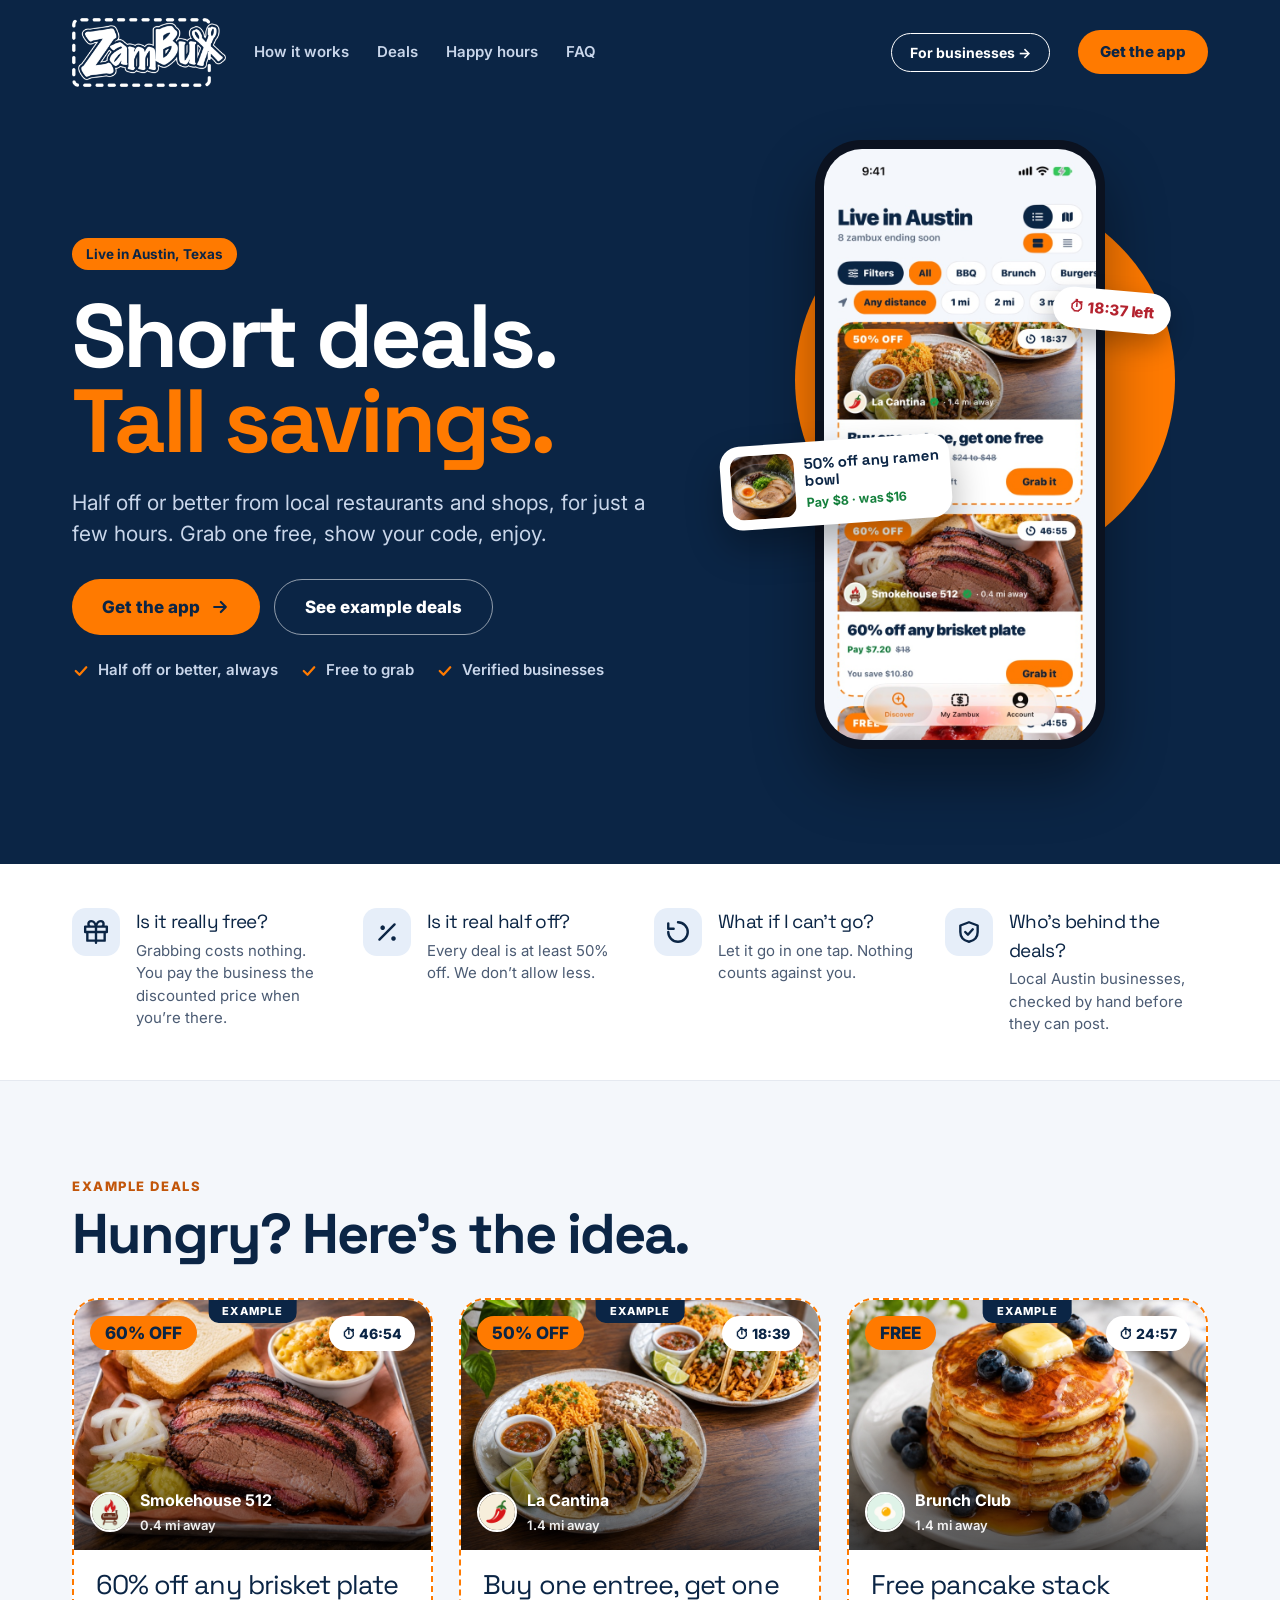
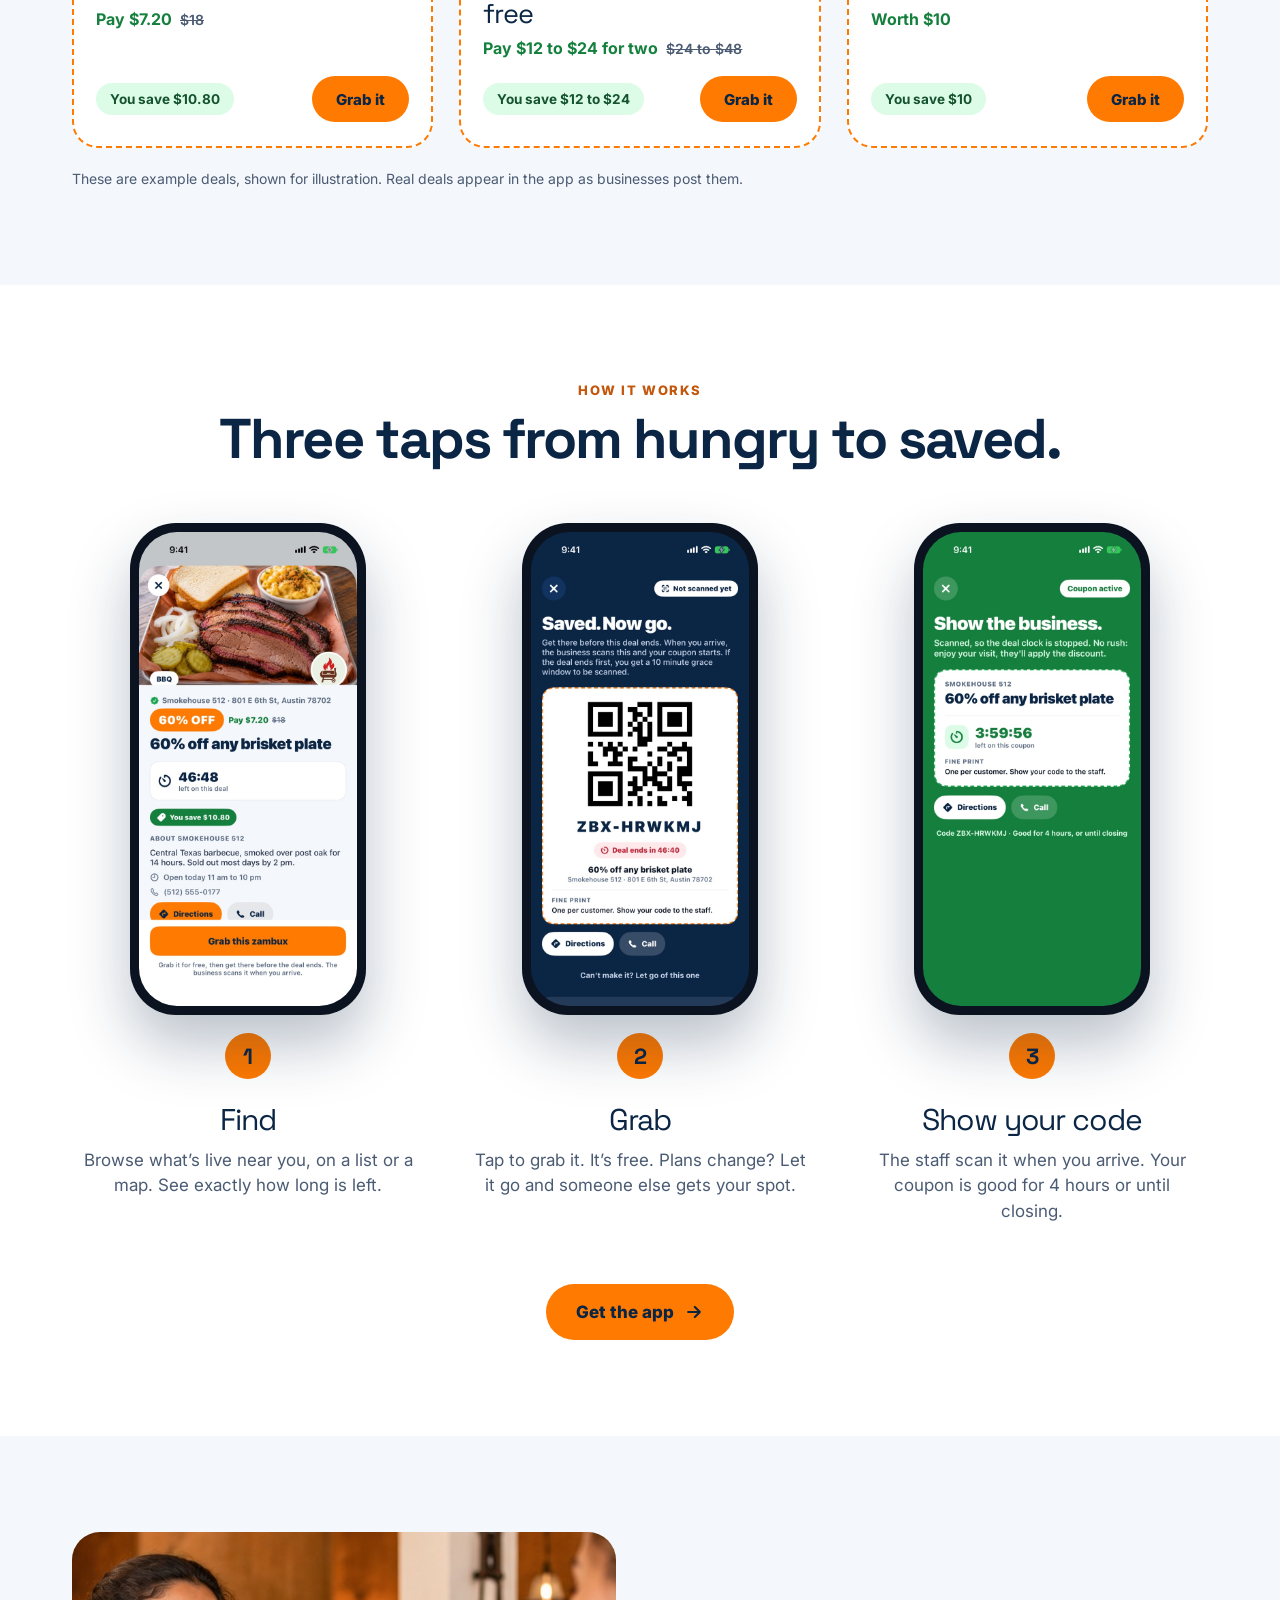
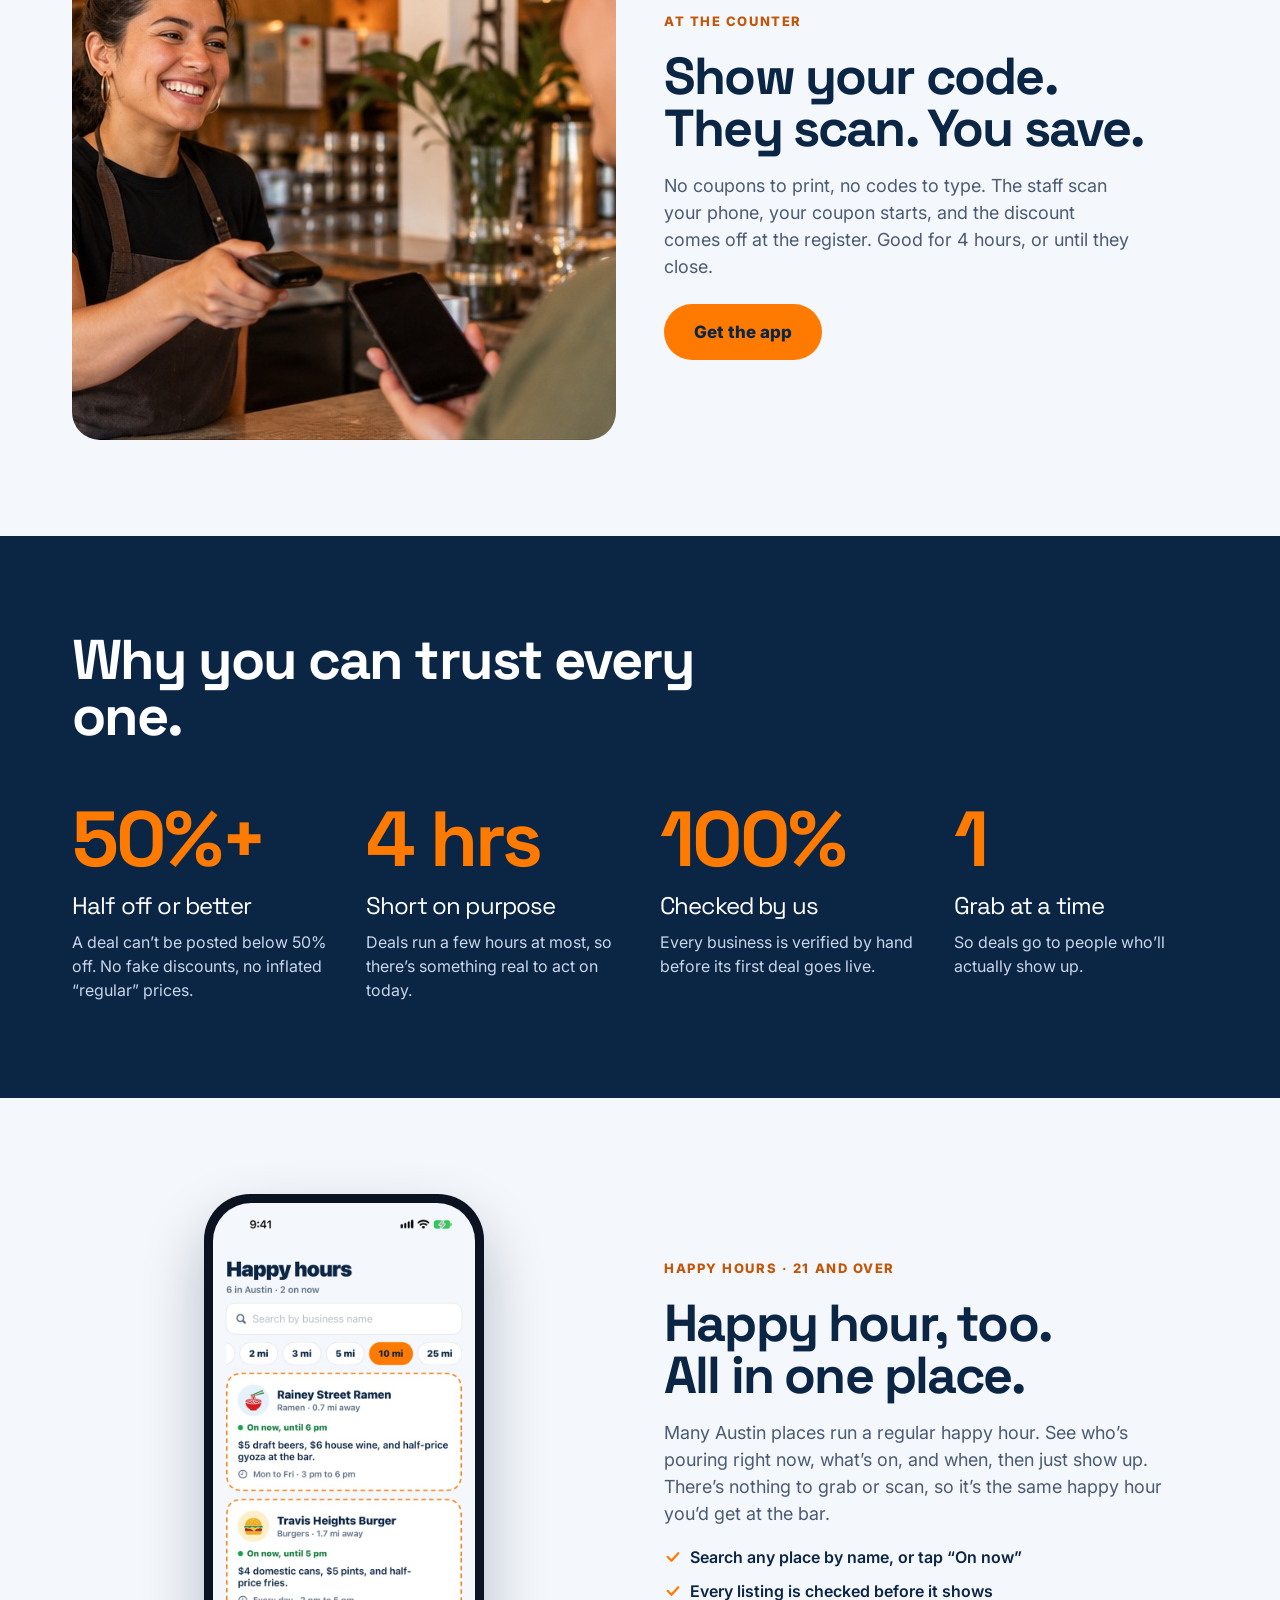
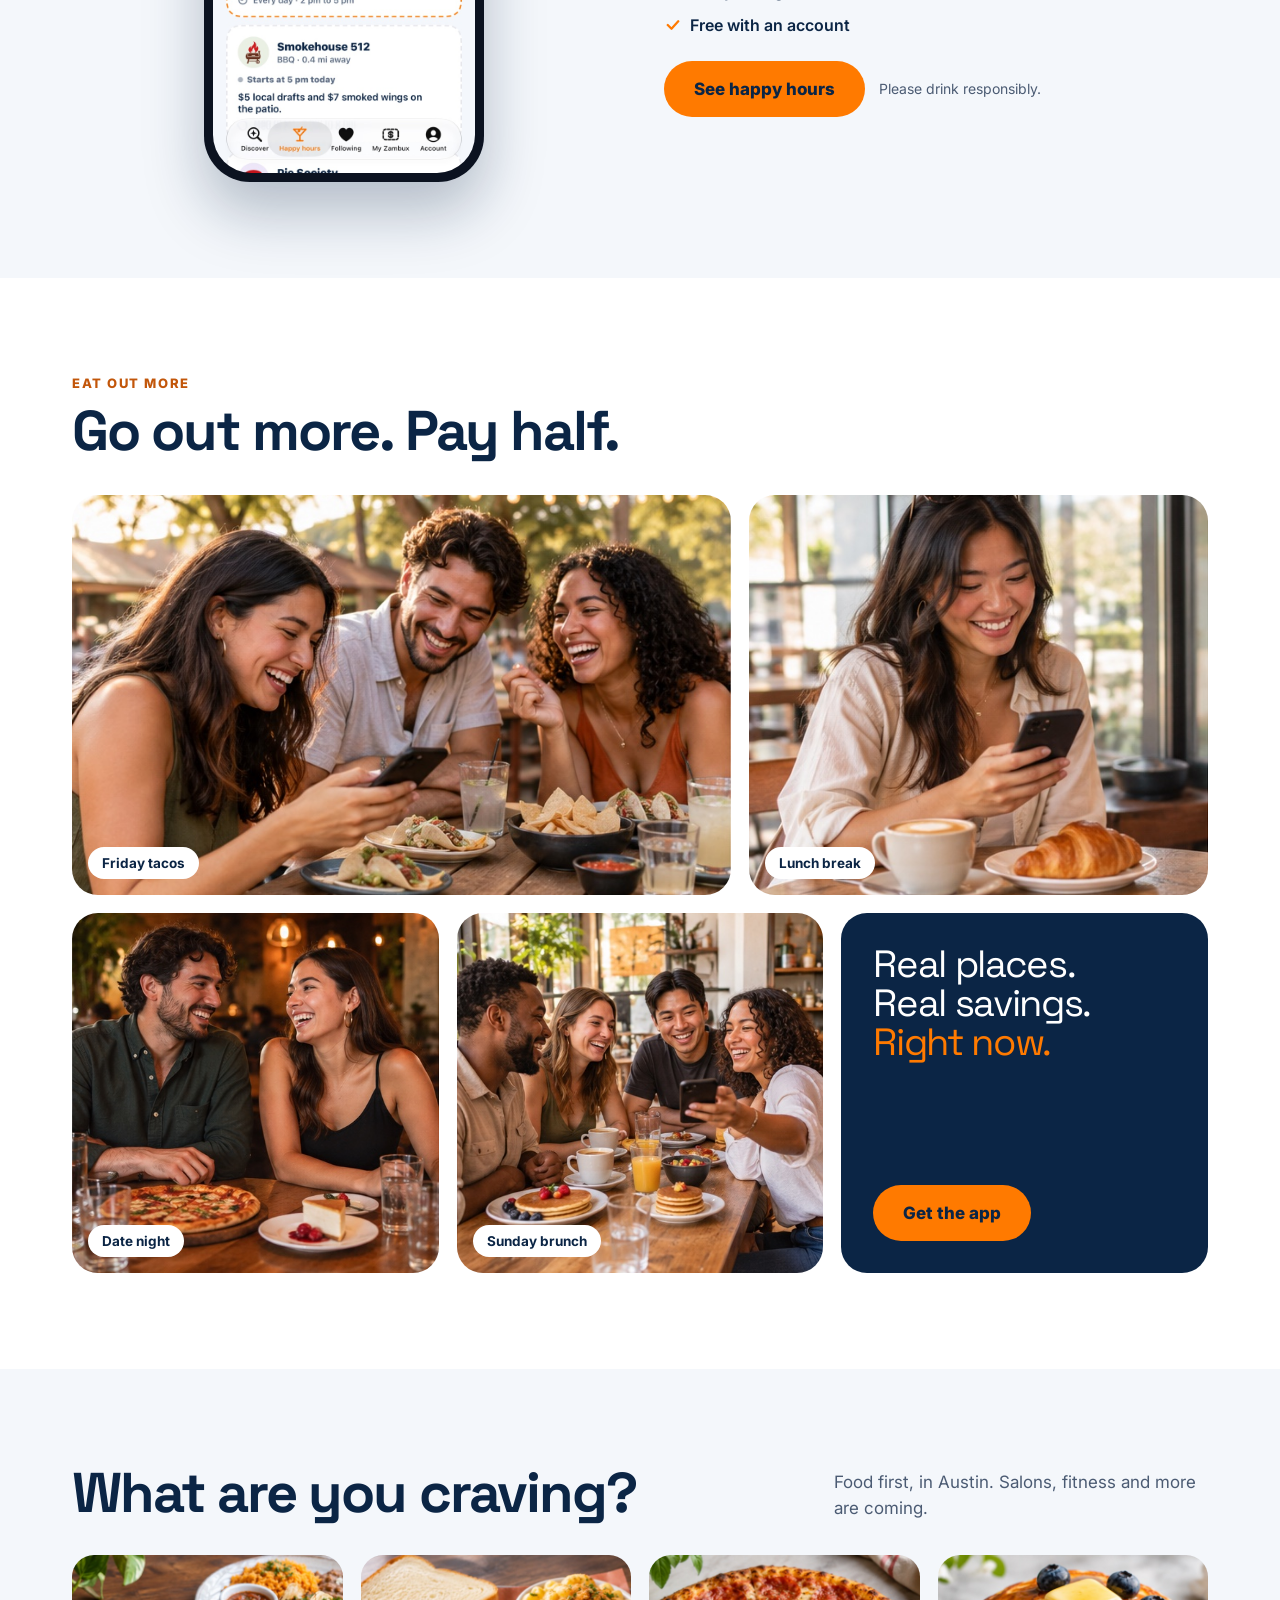
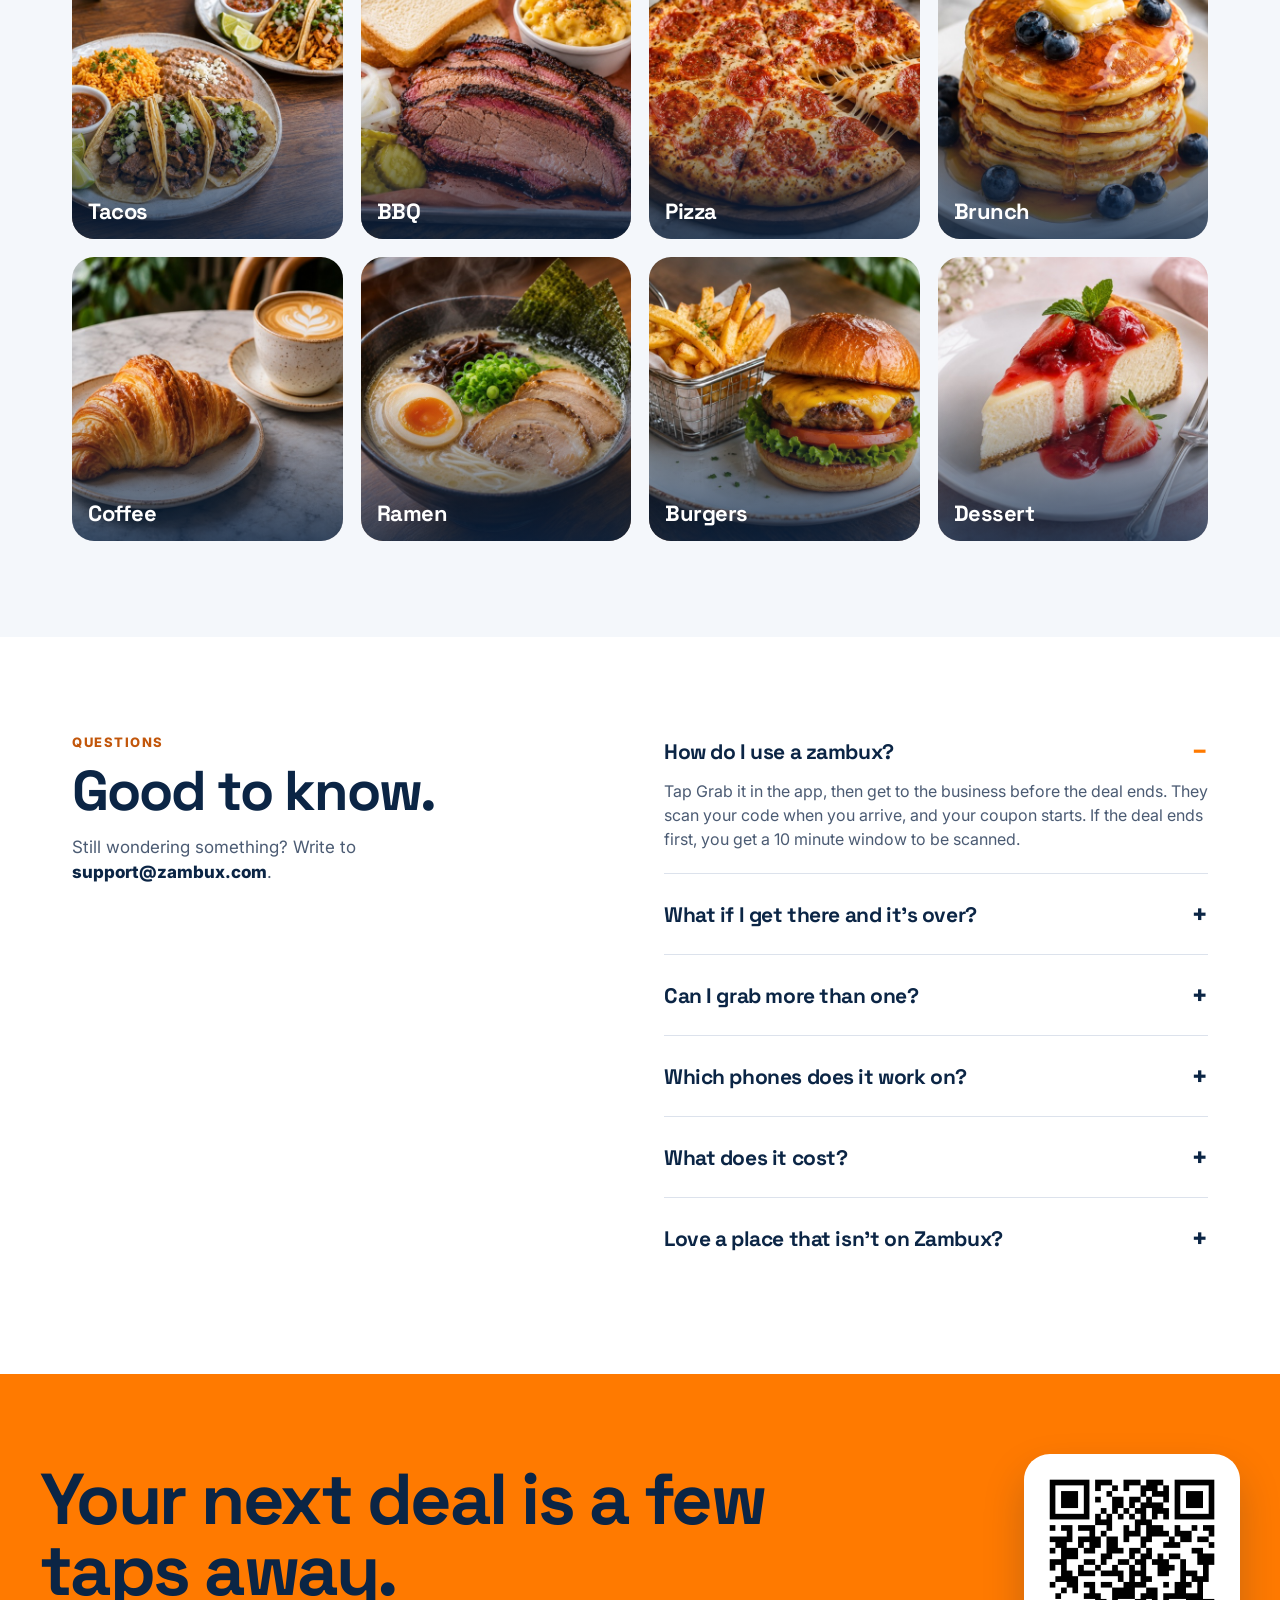
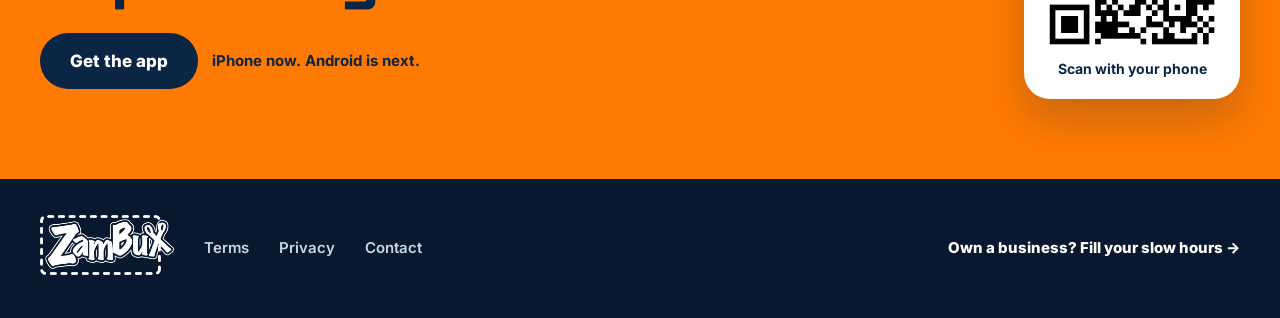
<file: index.html>
<!doctype html>
<html lang="en">
<head>
<meta charset="utf-8">
<meta name="viewport" content="width=device-width, initial-scale=1">
<title>Zambux: Short deals. Tall savings.</title>
<meta name="description" content="Half off or better from local restaurants and shops in Austin, for just a few hours. Grab one free, show your code, enjoy.">
<meta name="robots" content="noindex"> <!-- TEMPORARY: remove this line when the app is live and the site should show up in search -->
<link rel="canonical" href="https://www.zambux.com/">
<meta property="og:title" content="Zambux: Short deals. Tall savings.">
<meta property="og:description" content="Half off or better from local restaurants and shops in Austin, for just a few hours. Grab one free, show your code, enjoy.">
<meta property="og:type" content="website">
<meta property="og:url" content="https://www.zambux.com/">
<meta property="og:image" content="https://www.zambux.com/assets/img/life-hero-friends.jpg">
<meta name="twitter:card" content="summary_large_image">
<meta name="theme-color" content="#0B2545">
<link rel="icon" href="assets/favicon.png">
<link rel="apple-touch-icon" href="assets/apple-touch-icon.png">
<link rel="preconnect" href="https://fonts.googleapis.com">
<link rel="preconnect" href="https://fonts.gstatic.com" crossorigin>
<link rel="stylesheet" href="https://fonts.googleapis.com/css2?family=Inter:wght@400;500;600;700;800&family=Space+Grotesk:wght@600;700&display=swap">
<link rel="stylesheet" href="site.css">
</head>
<body>
<a class="skip" href="#main">Skip to content</a>

<!-- HERO -->
<header class="top hero">
  <div class="w">
    <nav class="nav" aria-label="Main">
      <a class="logo" href="/"><img src="assets/img/brand-logo-white.png" alt="Zambux" width="153" height="69"></a>
      <a class="l" href="#how">How it works</a><a class="l" href="#live">Deals</a><a class="l" href="happy-hours/">Happy hours</a><a class="l" href="#faq">FAQ</a>
      <span class="sp"></span>
      <a class="biz" href="business/">For businesses &rarr;</a>
      <a class="go" href="get-the-app/">Get the app</a>
      <button class="burger" type="button" aria-label="Open menu" aria-expanded="false">&#9776;</button>
    </nav>
    <div class="hero-grid">
      <div class="hero-copy">
        <span class="chip" style="align-self:flex-start;background:#FF7A00;color:#0B2545">Live in Austin, Texas</span>
        <h1>Short deals.<br><em>Tall savings.</em></h1>
        <p class="lede" style="margin:0">Half off or better from local restaurants and shops, for just a few hours. Grab one free, show your code, enjoy.</p>
        <div class="actions">
          <a class="btn pri" href="get-the-app/">Get the app <svg width="20" height="20" viewBox="0 0 24 24" fill="none" stroke="#0B2545" stroke-width="2.6" stroke-linecap="round" stroke-linejoin="round" aria-hidden="true"><path d="M5 12h14M13 6l6 6-6 6"/></svg></a>
          <a class="btn ghost" href="#live">See example deals</a>
        </div>
        <div class="proof">
          <span class="check"><svg width="18" height="18" viewBox="0 0 24 24" fill="none" stroke="#FF7A00" stroke-width="3" stroke-linecap="round" stroke-linejoin="round" aria-hidden="true"><path d="M5 12l5 5 9-10"/></svg>Half off or better, always</span>
          <span class="check"><svg width="18" height="18" viewBox="0 0 24 24" fill="none" stroke="#FF7A00" stroke-width="3" stroke-linecap="round" stroke-linejoin="round" aria-hidden="true"><path d="M5 12l5 5 9-10"/></svg>Free to grab</span>
          <span class="check"><svg width="18" height="18" viewBox="0 0 24 24" fill="none" stroke="#FF7A00" stroke-width="3" stroke-linecap="round" stroke-linejoin="round" aria-hidden="true"><path d="M5 12l5 5 9-10"/></svg>Verified businesses</span>
        </div>
      </div>
      <div class="hero-art">
        <div class="stage">
          <div class="disc"></div>
          <div class="phone"><img src="assets/img/app-discover.jpg" alt="The Zambux app showing live deals in Austin" width="640" height="1391"></div>
          <div class="float-card"><img src="assets/img/photo-rainey-street-ramen.jpg" alt="" width="64" height="64"><div><b>50% off any ramen bowl</b><small>Pay $8 &middot; was $16</small></div></div>
          <div class="float-time" aria-hidden="true">&#9201; 18:37 left</div>
        </div>
      </div>
    </div>
  </div>
</header>

<main id="main">

<!-- DOUBTS -->
<section class="doubts pad-s" aria-label="Quick answers">
  <div class="w"><div class="grid-auto">
    <div class="doubt"><div class="ico"><svg width="26" height="26" viewBox="0 0 24 24" fill="none" stroke="#0B2545" stroke-width="2.2" stroke-linecap="round" stroke-linejoin="round" aria-hidden="true"><path d="M20 12v8H4v-8M2 7h20v5H2zM12 22V7M12 7H7.5a2.5 2.5 0 110-5C11 2 12 7 12 7zM12 7h4.5a2.5 2.5 0 100-5C13 2 12 7 12 7z"/></svg></div><div><div class="disp">Is it really free?</div><p>Grabbing costs nothing. You pay the business the discounted price when you&rsquo;re there.</p></div></div>
    <div class="doubt"><div class="ico"><svg width="26" height="26" viewBox="0 0 24 24" fill="none" stroke="#0B2545" stroke-width="2.2" stroke-linecap="round" stroke-linejoin="round" aria-hidden="true"><path d="M19 5L5 19M7 8a1 1 0 100-.01M17 18a1 1 0 100-.01"/></svg></div><div><div class="disp">Is it real half off?</div><p>Every deal is at least 50% off. We don&rsquo;t allow less.</p></div></div>
    <div class="doubt"><div class="ico"><svg width="26" height="26" viewBox="0 0 24 24" fill="none" stroke="#0B2545" stroke-width="2.2" stroke-linecap="round" stroke-linejoin="round" aria-hidden="true"><path d="M3 12a9 9 0 109-9M3 4v5h5"/></svg></div><div><div class="disp">What if I can&rsquo;t go?</div><p>Let it go in one tap. Nothing counts against you.</p></div></div>
    <div class="doubt"><div class="ico"><svg width="26" height="26" viewBox="0 0 24 24" fill="none" stroke="#0B2545" stroke-width="2.2" stroke-linecap="round" stroke-linejoin="round" aria-hidden="true"><path d="M12 3l8 3v6c0 5-3.5 8-8 9-4.5-1-8-4-8-9V6z"/><path d="M8.5 12l2.5 2.5 4.5-5"/></svg></div><div><div class="disp">Who&rsquo;s behind the deals?</div><p>Local Austin businesses, checked by hand before they can post.</p></div></div>
  </div></div>
</section>

<!-- LIVE -->
<section id="live" class="bg-paper pad">
  <div class="w">
    <div style="margin-bottom:36px"><div class="eyebrow">Example deals</div><h2 class="big" style="margin-top:10px">Hungry? Here&rsquo;s the idea.</h2></div>
    <div class="grid-auto" style="grid-template-columns:repeat(auto-fit,minmax(min(100%,320px),1fr));gap:26px">
      <a class="ticket" href="get-the-app/"><span class="ex">Example</span>
        <div class="pic"><img class="ph" src="assets/img/photo-smokehouse-brisket.jpg" alt="Sliced smoked brisket with sides" width="900" height="600" loading="lazy"><div class="shade"></div><span class="badge">60% OFF</span><span class="time">&#9201; 46:54</span><div class="who"><img src="assets/img/logo-smokehouse-512.png" alt="" width="40" height="40"><div><b>Smokehouse 512</b><span>0.4 mi away</span></div></div></div>
        <div class="body"><div class="disp">60% off any brisket plate</div><div class="price"><b>Pay $7.20</b><s>$18</s></div><div class="tfoot"><span class="chip" style="background:#DCFCE7;color:#14532D">You save $10.80</span><span class="btn pri sm">Grab it</span></div></div>
      </a>
      <a class="ticket" href="get-the-app/"><span class="ex">Example</span>
        <div class="pic"><img class="ph" src="assets/img/photo-la-cantina-entree.jpg" alt="Street tacos with rice and beans" width="900" height="600" loading="lazy"><div class="shade"></div><span class="badge">50% OFF</span><span class="time">&#9201; 18:39</span><div class="who"><img src="assets/img/logo-la-cantina.png" alt="" width="40" height="40"><div><b>La Cantina</b><span>1.4 mi away</span></div></div></div>
        <div class="body"><div class="disp">Buy one entree, get one free</div><div class="price"><b>Pay $12 to $24 for two</b><s>$24 to $48</s></div><div class="tfoot"><span class="chip" style="background:#DCFCE7;color:#14532D">You save $12 to $24</span><span class="btn pri sm">Grab it</span></div></div>
      </a>
      <a class="ticket" href="get-the-app/"><span class="ex">Example</span>
        <div class="pic"><img class="ph" src="assets/img/photo-brunch-club-pancakes.jpg" alt="A stack of pancakes with blueberries" width="900" height="600" loading="lazy"><div class="shade"></div><span class="badge">FREE</span><span class="time">&#9201; 24:57</span><div class="who"><img src="assets/img/logo-brunch-club.png" alt="" width="40" height="40"><div><b>Brunch Club</b><span>1.4 mi away</span></div></div></div>
        <div class="body"><div class="disp">Free pancake stack</div><div class="price"><b>Worth $10</b></div><div class="tfoot"><span class="chip" style="background:#DCFCE7;color:#14532D">You save $10</span><span class="btn pri sm">Grab it</span></div></div>
      </a>
    </div>
    <p style="margin:20px 0 0;color:var(--slate);font-size:14px">These are example deals, shown for illustration. Real deals appear in the app as businesses post them.</p>
  </div>
</section>

<!-- HOW -->
<section id="how" class="pad">
  <div class="w">
    <div style="text-align:center;margin-bottom:56px"><div class="eyebrow">How it works</div><h2 class="big" style="margin-top:10px">Three taps from hungry to saved.</h2></div>
    <div class="steps">
      <div class="step"><div class="phone"><img src="assets/img/app-detail.jpg" alt="A deal page in the Zambux app" width="640" height="1391" loading="lazy"></div><div class="num">1</div><div><div class="disp">Find</div><p>Browse what&rsquo;s live near you, on a list or a map. See exactly how long is left.</p></div></div>
      <div class="step"><div class="phone"><img src="assets/img/app-code.jpg" alt="The code screen after grabbing a deal" width="640" height="1391" loading="lazy"></div><div class="num">2</div><div><div class="disp">Grab</div><p>Tap to grab it. It&rsquo;s free. Plans change? Let it go and someone else gets your spot.</p></div></div>
      <div class="step"><div class="phone"><img src="assets/img/app-voucher.jpg" alt="The active coupon screen" width="640" height="1391" loading="lazy"></div><div class="num">3</div><div><div class="disp">Show your code</div><p>The staff scan it when you arrive. Your coupon is good for 4 hours or until closing.</p></div></div>
    </div>
    <div style="text-align:center;margin-top:60px"><a class="btn pri" href="get-the-app/">Get the app <svg width="20" height="20" viewBox="0 0 24 24" fill="none" stroke="#0B2545" stroke-width="2.6" stroke-linecap="round" stroke-linejoin="round" aria-hidden="true"><path d="M5 12h14M13 6l6 6-6 6"/></svg></a></div>
  </div>
</section>

<!-- COUNTER -->
<section class="bg-paper pad">
  <div class="w"><div class="split">
    <div><img class="photo" src="assets/img/life-counter-scan.jpg" alt="A smiling cafe worker scanning a customer&rsquo;s phone at the counter" width="762" height="508" loading="lazy"></div>
    <div style="display:flex;flex-direction:column;gap:18px">
      <div class="eyebrow">At the counter</div>
      <h2 class="big" style="font-size:clamp(34px,4.4vw,52px)">Show your code.<br>They scan. You save.</h2>
      <p style="font-size:18px;color:var(--slate);max-width:26em;margin:0">No coupons to print, no codes to type. The staff scan your phone, your coupon starts, and the discount comes off at the register. Good for 4 hours, or until they close.</p>
      <div style="margin-top:6px"><a class="btn pri" href="get-the-app/">Get the app</a></div>
    </div>
  </div></div>
</section>

<!-- TRUST -->
<section class="bg-navy trust pad">
  <div class="w">
    <h2 class="big" style="color:#fff;max-width:12em">Why you can trust every one.</h2>
    <div class="grid-auto" style="gap:40px">
      <div><div class="stat">50%+</div><div class="disp" style="font-size:24px;margin-top:10px">Half off or better</div><p>A deal can&rsquo;t be posted below 50% off. No fake discounts, no inflated &ldquo;regular&rdquo; prices.</p></div>
      <div><div class="stat">4 hrs</div><div class="disp" style="font-size:24px;margin-top:10px">Short on purpose</div><p>Deals run a few hours at most, so there&rsquo;s something real to act on today.</p></div>
      <div><div class="stat">100%</div><div class="disp" style="font-size:24px;margin-top:10px">Checked by us</div><p>Every business is verified by hand before its first deal goes live.</p></div>
      <div><div class="stat">1</div><div class="disp" style="font-size:24px;margin-top:10px">Grab at a time</div><p>So deals go to people who&rsquo;ll actually show up.</p></div>
    </div>
  </div>
</section>

<!-- HAPPY HOURS -->
<section id="happy" class="bg-paper pad">
  <div class="w"><div class="split">
    <div style="display:flex;justify-content:center"><div class="phone" style="width:280px"><img src="assets/img/app-happyhours.jpg" alt="The Happy hours tab in the Zambux app, listing places with a happy hour on now" width="640" height="1391" loading="lazy"></div></div>
    <div style="display:flex;flex-direction:column;gap:18px">
      <div class="eyebrow">Happy hours &middot; 21 and over</div>
      <h2 class="big" style="font-size:clamp(34px,4.4vw,52px)">Happy hour, too.<br>All in one place.</h2>
      <p style="font-size:18px;color:var(--slate);max-width:28em;margin:0">Many Austin places run a regular happy hour. See who&rsquo;s pouring right now, what&rsquo;s on, and when, then just show up. There&rsquo;s nothing to grab or scan, so it&rsquo;s the same happy hour you&rsquo;d get at the bar.</p>
      <div style="display:flex;flex-direction:column;gap:10px;font-weight:600;color:var(--navy)">
        <span class="check"><svg width="18" height="18" viewBox="0 0 24 24" fill="none" stroke="#FF7A00" stroke-width="3" stroke-linecap="round" stroke-linejoin="round" aria-hidden="true"><path d="M5 12l5 5 9-10"/></svg>Search any place by name, or tap &ldquo;On now&rdquo;</span>
        <span class="check"><svg width="18" height="18" viewBox="0 0 24 24" fill="none" stroke="#FF7A00" stroke-width="3" stroke-linecap="round" stroke-linejoin="round" aria-hidden="true"><path d="M5 12l5 5 9-10"/></svg>Every listing is checked before it shows</span>
        <span class="check"><svg width="18" height="18" viewBox="0 0 24 24" fill="none" stroke="#FF7A00" stroke-width="3" stroke-linecap="round" stroke-linejoin="round" aria-hidden="true"><path d="M5 12l5 5 9-10"/></svg>Free with an account</span>
      </div>
      <div style="margin-top:6px;display:flex;flex-wrap:wrap;gap:14px;align-items:center"><a class="btn pri" href="happy-hours/">See happy hours</a><span style="color:var(--slate);font-size:14px">Please drink responsibly.</span></div>
    </div>
  </div></div>
</section>

<!-- MOMENTS -->
<section class="pad">
  <div class="w">
    <div style="margin-bottom:36px"><div class="eyebrow">Eat out more</div><h2 class="big" style="margin-top:10px">Go out more. Pay half.</h2></div>
    <div class="mosaic">
      <div class="m" style="flex:7 1 520px;height:400px"><img src="assets/img/life-hero-friends.jpg" alt="Three friends laughing over tacos at an outdoor table" width="765" height="508" loading="lazy"><span class="chip">Friday tacos</span></div>
      <div class="m" style="flex:5 1 360px;height:400px"><img src="assets/img/life-solo-lunch.jpg" alt="A woman checking her phone over coffee and a croissant" width="502" height="506" loading="lazy"><span class="chip">Lunch break</span></div>
    </div>
    <div class="mosaic" style="margin-top:18px">
      <div class="m" style="flex:1 1 300px;height:360px"><img src="assets/img/life-date-night.jpg" alt="A couple laughing over pizza and dessert" width="510" height="506" loading="lazy"><span class="chip">Date night</span></div>
      <div class="m" style="flex:1 1 300px;height:360px"><img src="assets/img/life-brunch-group.jpg" alt="Friends sharing pancakes and showing something on a phone" width="500" height="506" loading="lazy"><span class="chip">Sunday brunch</span></div>
      <div class="m card-navy" style="flex:1 1 300px;height:360px"><div class="disp" style="font-size:38px;line-height:1.02;color:#fff">Real places.<br>Real savings.<br><span style="color:#FF7A00">Right now.</span></div><div><a class="btn pri" href="get-the-app/">Get the app</a></div></div>
    </div>
  </div>
</section>

<!-- CRAVING -->
<section class="bg-paper pad">
  <div class="w">
    <div style="display:flex;flex-wrap:wrap;justify-content:space-between;align-items:flex-end;gap:16px;margin-bottom:34px"><h2 class="big">What are you craving?</h2><p style="color:var(--slate);font-size:17px;max-width:22em;margin:0">Food first, in Austin. Salons, fitness and more are coming.</p></div>
    <div class="tiles">
      <a class="tile" href="get-the-app/"><img src="assets/img/photo-la-cantina-entree.jpg" alt="Tacos" width="900" height="600" loading="lazy"><div class="sh"></div><span>Tacos</span></a>
      <a class="tile" href="get-the-app/"><img src="assets/img/photo-smokehouse-brisket.jpg" alt="Brisket" width="900" height="600" loading="lazy"><div class="sh"></div><span>BBQ</span></a>
      <a class="tile" href="get-the-app/"><img src="assets/img/photo-pie-society-pizza.jpg" alt="Pizza" width="900" height="600" loading="lazy"><div class="sh"></div><span>Pizza</span></a>
      <a class="tile" href="get-the-app/"><img src="assets/img/photo-brunch-club-pancakes.jpg" alt="Pancakes" width="900" height="600" loading="lazy"><div class="sh"></div><span>Brunch</span></a>
      <a class="tile" href="get-the-app/"><img src="assets/img/photo-cherrywood-croissant.jpg" alt="Croissant and latte" width="900" height="600" loading="lazy"><div class="sh"></div><span>Coffee</span></a>
      <a class="tile" href="get-the-app/"><img src="assets/img/photo-rainey-street-ramen.jpg" alt="Ramen" width="900" height="600" loading="lazy"><div class="sh"></div><span>Ramen</span></a>
      <a class="tile" href="get-the-app/"><img src="assets/img/photo-travis-heights-burger.jpg" alt="Cheeseburger and fries" width="900" height="600" loading="lazy"><div class="sh"></div><span>Burgers</span></a>
      <a class="tile" href="get-the-app/"><img src="assets/img/photo-sweet-spot-dessert.jpg" alt="Cheesecake" width="900" height="600" loading="lazy"><div class="sh"></div><span>Dessert</span></a>
    </div>
  </div>
</section>

<!-- FAQ -->
<section id="faq" class="pad">
  <div class="w faq-grid">
    <div><div class="eyebrow">Questions</div><h2 class="big" style="margin-top:10px">Good to know.</h2><p style="color:var(--slate);font-size:17px;margin:16px 0 0;max-width:20em">Still wondering something? Write to <a href="mailto:support@zambux.com" style="color:var(--navy);font-weight:800">support@zambux.com</a>.</p></div>
    <div>
      <details class="q" open><summary>How do I use a zambux?</summary><p>Tap Grab it in the app, then get to the business before the deal ends. They scan your code when you arrive, and your coupon starts. If the deal ends first, you get a 10 minute window to be scanned.</p></details>
      <details class="q"><summary>What if I get there and it&rsquo;s over?</summary><p>A deal is live until its timer runs out. If you grabbed it and it ends before you arrive, you have 10 minutes to be scanned. After that your spot goes back, so aim to arrive before the timer ends.</p></details>
      <details class="q"><summary>Can I grab more than one?</summary><p>One at a time. Use it, or let it go, then grab another. That keeps deals fair for everyone.</p></details>
      <details class="q"><summary>Which phones does it work on?</summary><p>iPhone for now. Android is next if enough people ask. Android users can leave an email on the Get the app page and we&rsquo;ll write once, when it&rsquo;s ready.</p></details>
      <details class="q"><summary>What does it cost?</summary><p>Nothing. The app is free and grabbing is free. You only pay the business the discounted price when you&rsquo;re there.</p></details>
      <details class="q"><summary>Love a place that isn&rsquo;t on Zambux?</summary><p>Tell us at <a href="mailto:support@zambux.com" style="font-weight:700;color:var(--navy)">support@zambux.com</a> and we&rsquo;ll invite them.</p></details>
    </div>
  </div>
</section>

<!-- FINAL -->
<section class="final">
  <div class="w final-in">
    <div><h2>Your next deal is a few taps away.</h2><div style="margin-top:28px;display:flex;flex-wrap:wrap;gap:14px;align-items:center"><a class="btn navy" href="get-the-app/">Get the app</a><span style="font-weight:700;color:var(--navy);font-size:15px">iPhone now. Android is next.</span></div></div>
    <div class="qr"><img src="assets/img/qr.png" alt="QR code that opens the Get the app page" width="176" height="176"><b>Scan with your phone</b></div>
  </div>
</section>

</main>

<footer class="foot">
  <div class="w foot-in">
    <a href="/"><img src="assets/img/brand-logo-white.png" alt="Zambux" width="133" height="60"></a>
    <a href="terms.html">Terms</a><a href="privacy.html">Privacy</a><a href="mailto:support@zambux.com">Contact</a>
    <span class="sp"></span>
    <a class="biz" href="business/">Own a business? Fill your slow hours &rarr;</a>
  </div>
</footer>

<div class="bar"><a class="btn pri" href="get-the-app/">Get the app</a></div>
<script src="site.js"></script>
</body>
</html>
</file>
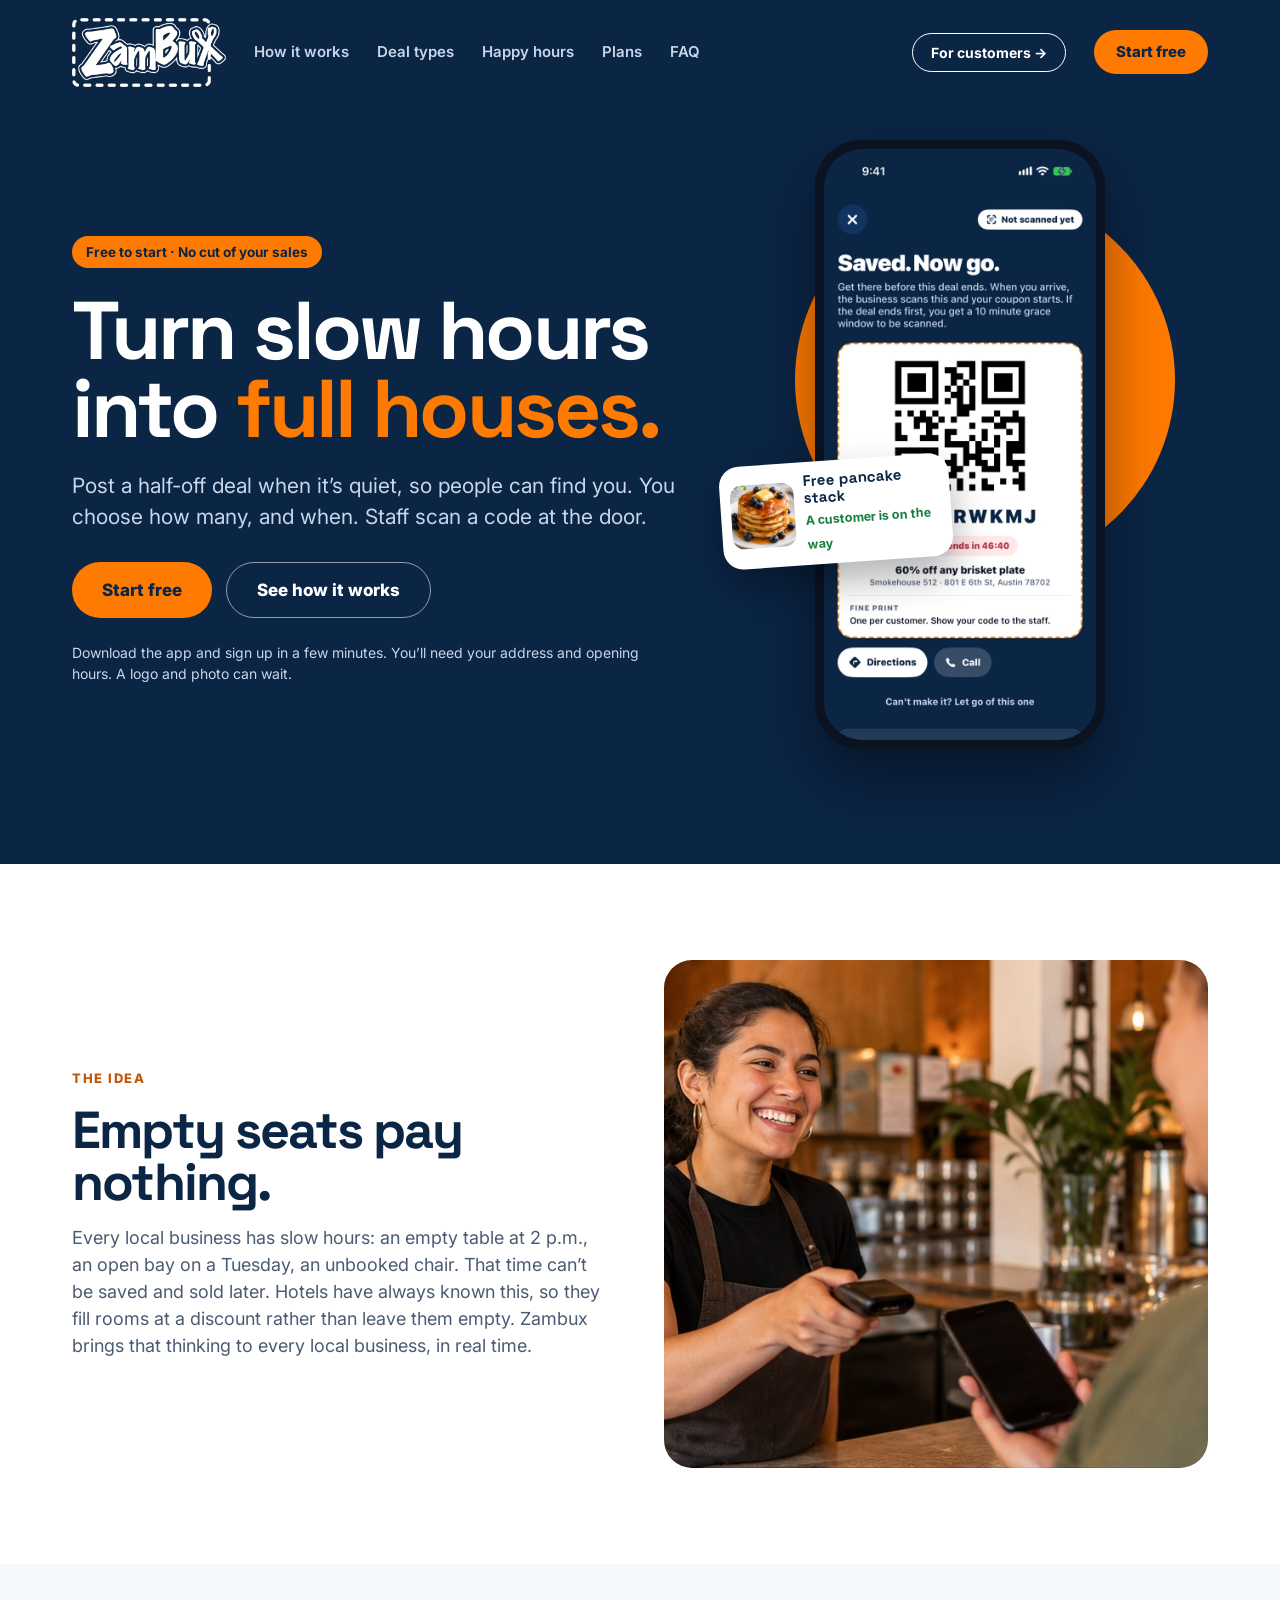
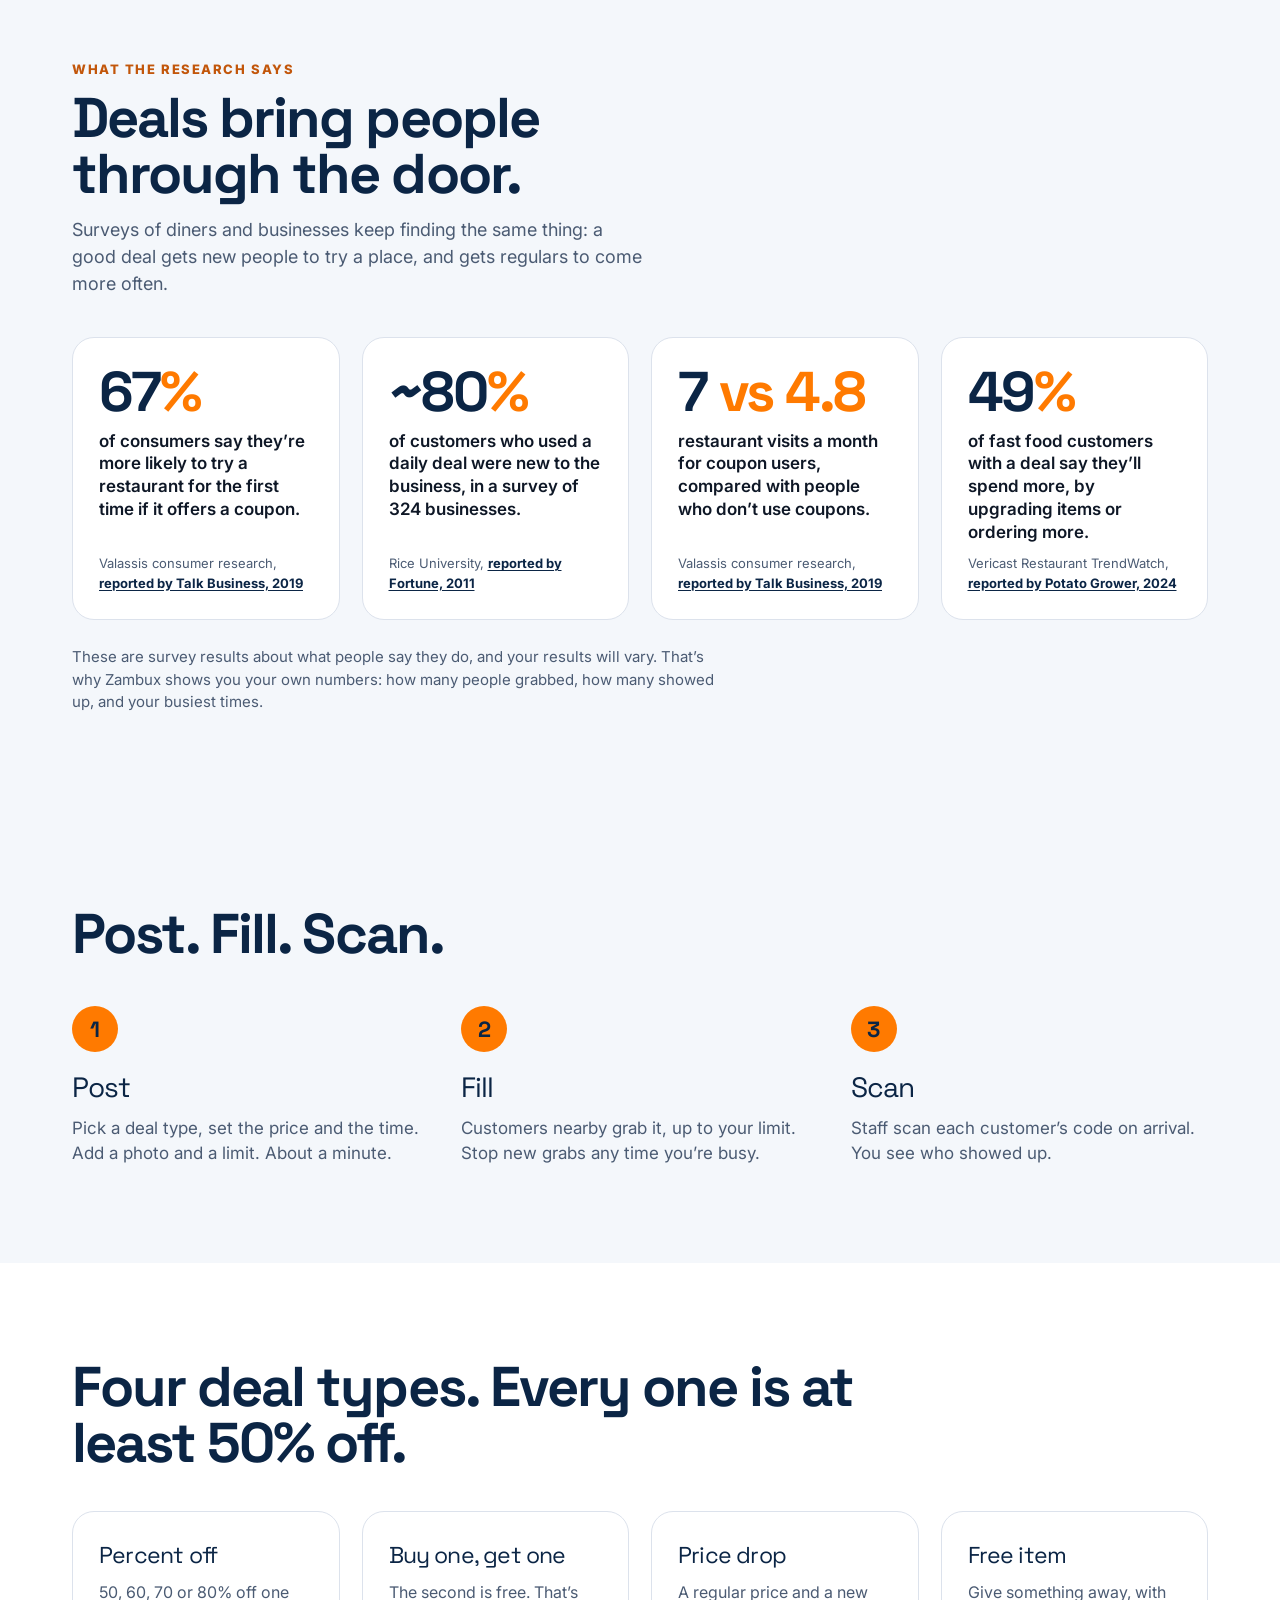
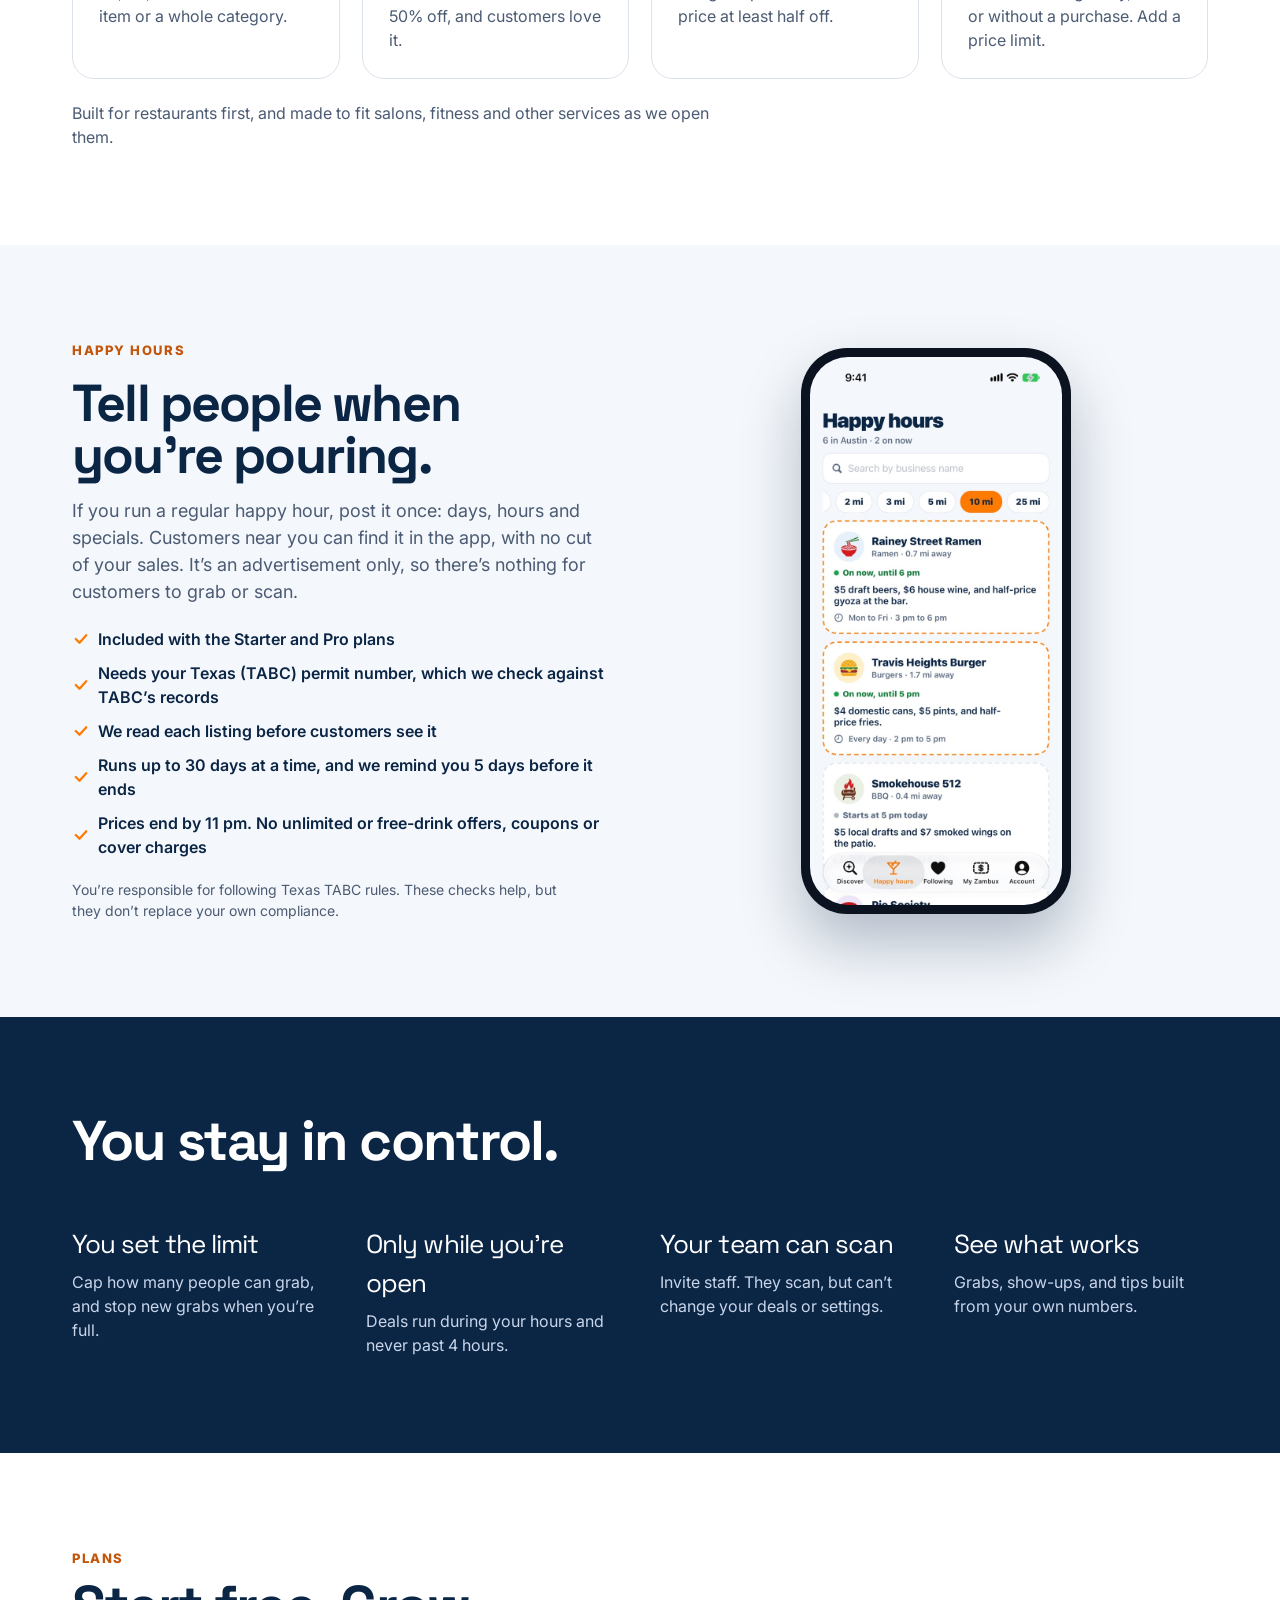
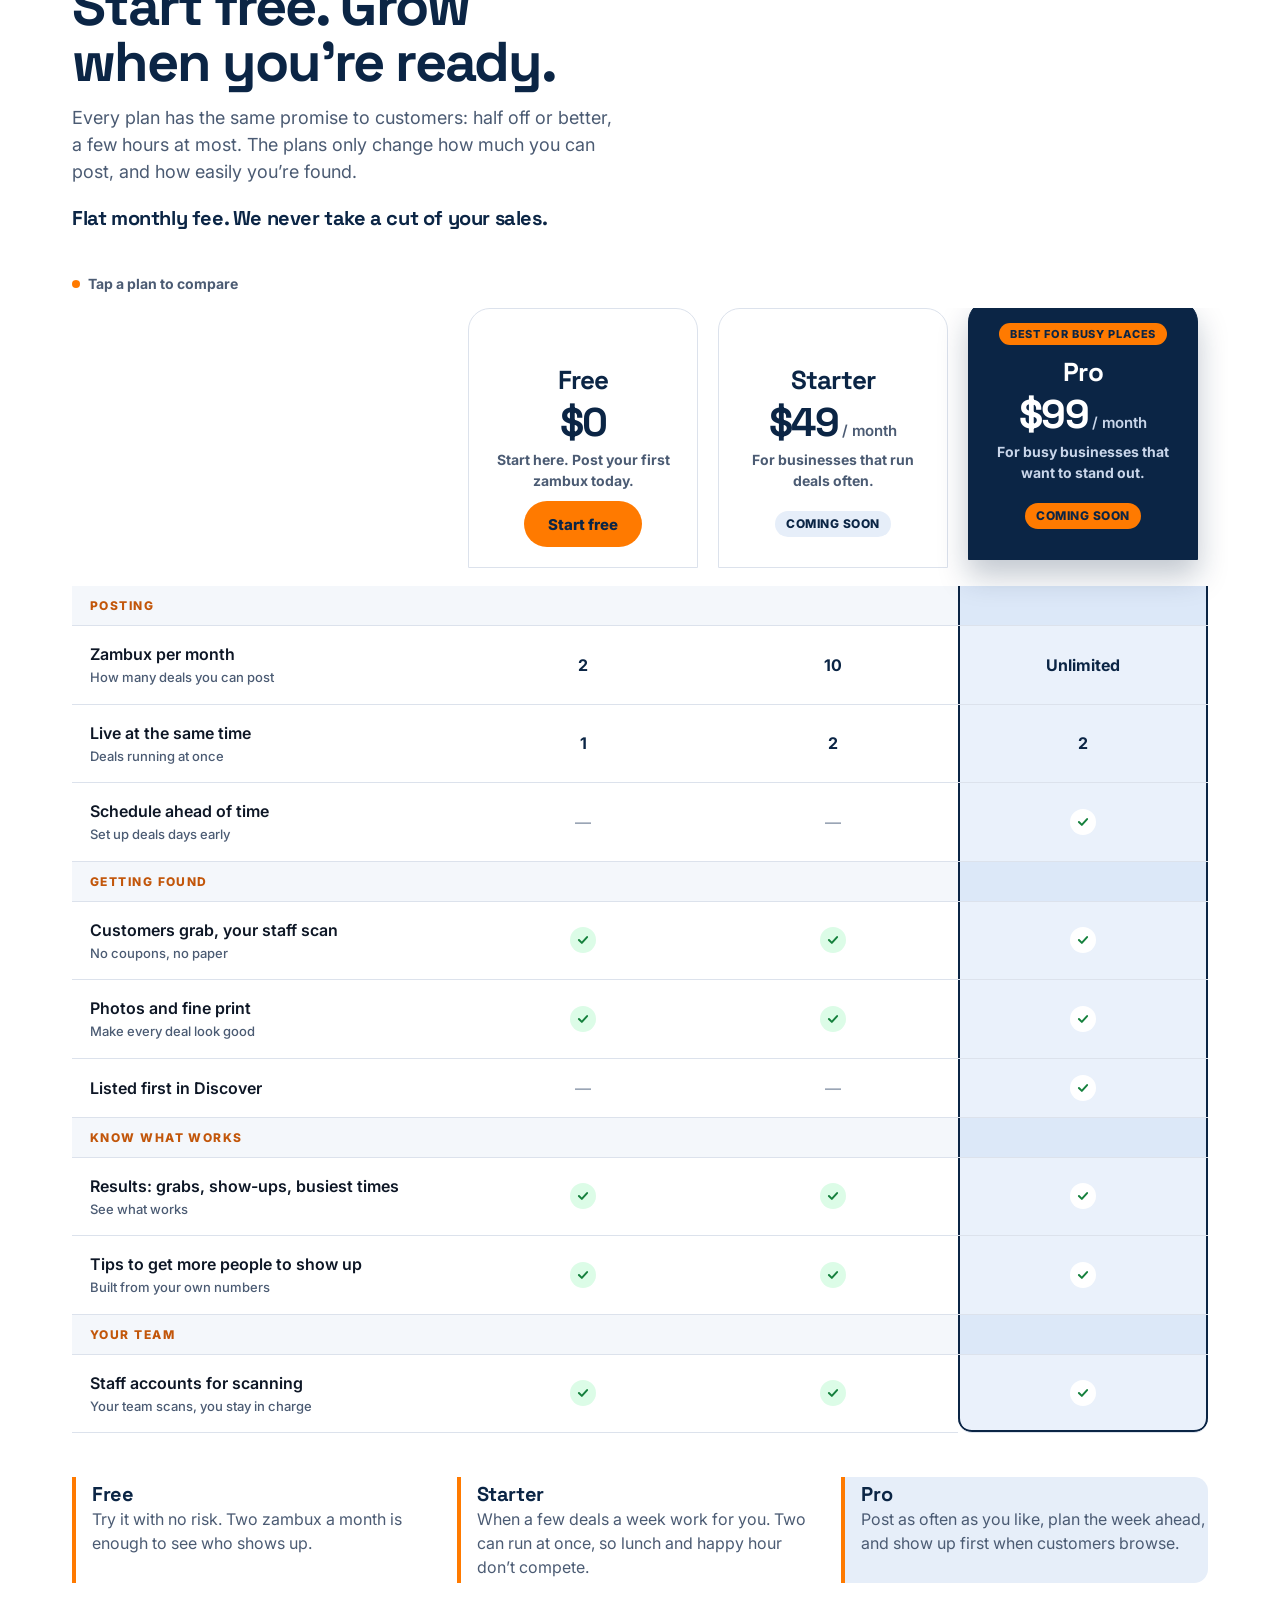
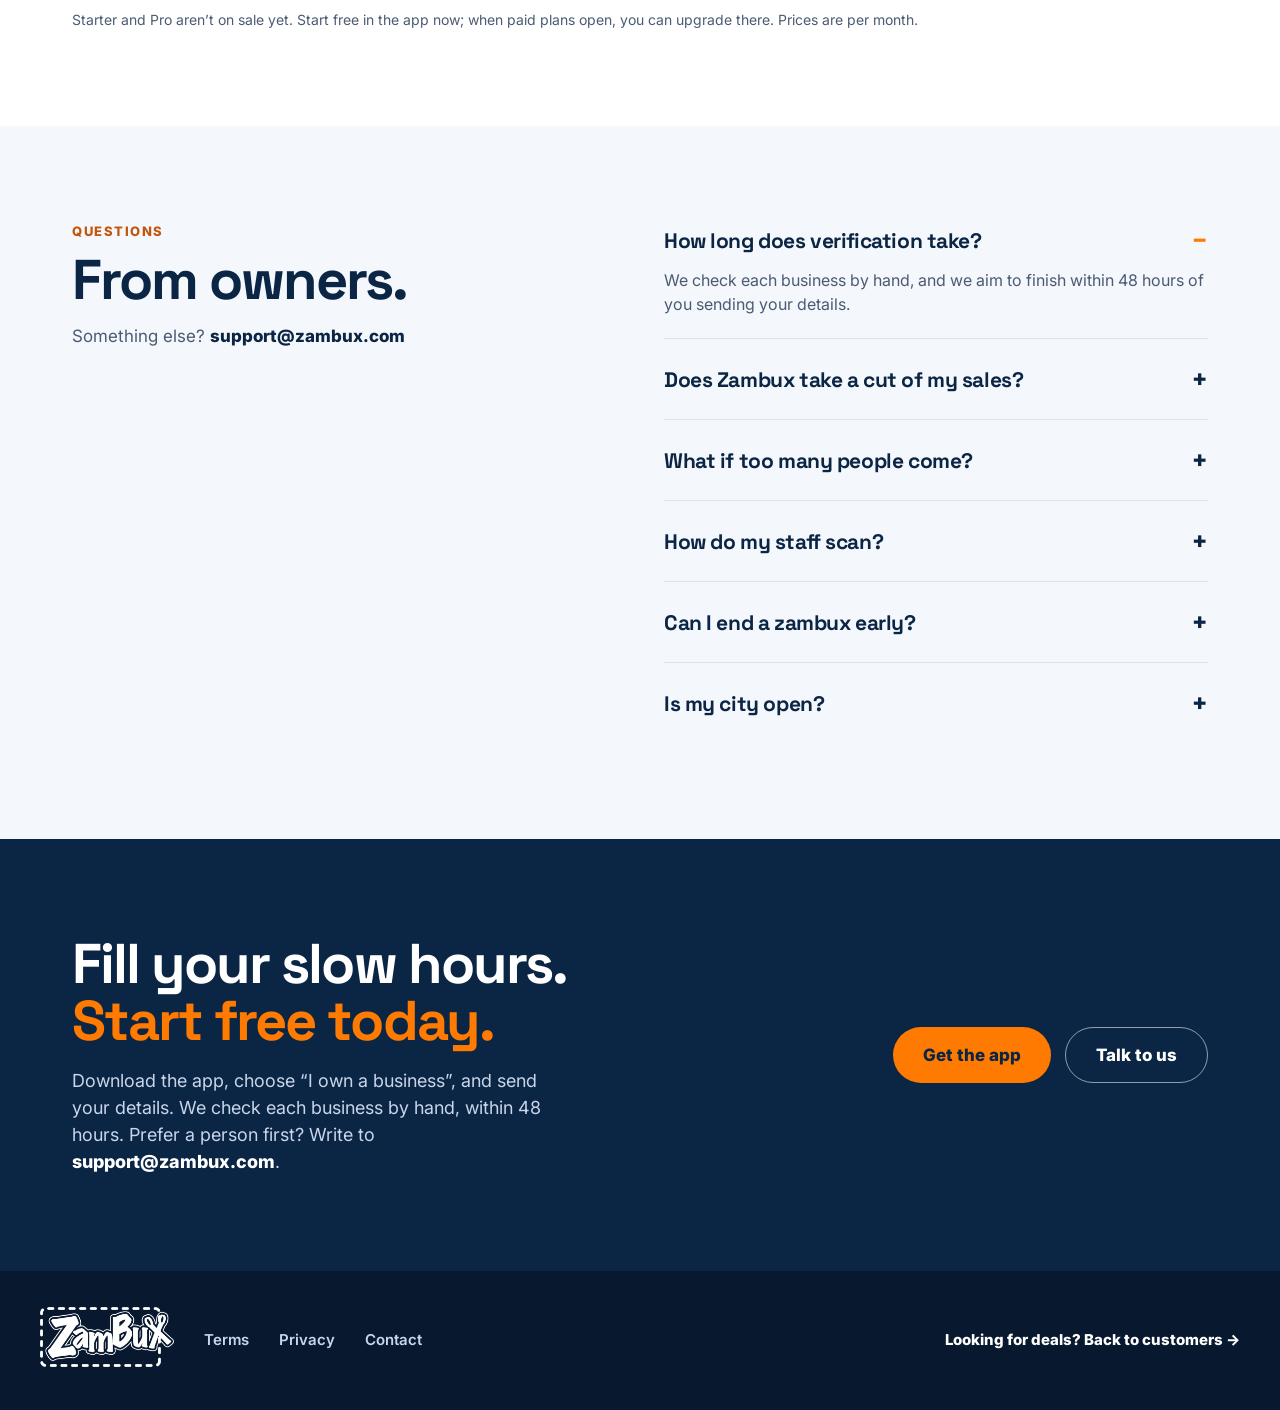
<file: business/index.html>
<!doctype html>
<html lang="en">
<head>
<meta charset="utf-8">
<meta name="viewport" content="width=device-width, initial-scale=1">
<title>Zambux for business: turn slow hours into full houses</title>
<meta name="description" content="Post a half-off deal when it's quiet so people can find you. You choose how many, and when. Free to start in Austin, and we never take a cut of your sales.">
<meta name="robots" content="noindex"> <!-- TEMPORARY: remove at launch -->
<link rel="canonical" href="https://www.zambux.com/business/">
<meta property="og:title" content="Zambux for business: turn slow hours into full houses">
<meta property="og:description" content="Post a half-off deal when it's quiet. Staff scan a code at the door. Free to start, and no cut of your sales.">
<meta property="og:type" content="website">
<meta property="og:image" content="https://www.zambux.com/assets/img/life-counter-scan.jpg">
<meta name="theme-color" content="#0B2545">
<link rel="icon" href="/assets/favicon.png">
<link rel="apple-touch-icon" href="/assets/apple-touch-icon.png">
<link rel="preconnect" href="https://fonts.googleapis.com">
<link rel="preconnect" href="https://fonts.gstatic.com" crossorigin>
<link rel="stylesheet" href="https://fonts.googleapis.com/css2?family=Inter:wght@400;500;600;700;800&family=Space+Grotesk:wght@600;700&display=swap">
<link rel="stylesheet" href="/site.css">
<style>
.b-grid{display:grid;gap:22px;grid-template-columns:repeat(auto-fit,minmax(230px,1fr))}
.b-card{background:#fff;border:1px solid var(--line);border-radius:22px;padding:26px}
.b-card .disp{font-size:23px}
.b-card p{color:var(--slate);margin:8px 0 0;font-size:16px}
.bg-paper .b-card{border-color:#E1E7F0}
.three{display:grid;gap:36px 32px;grid-template-columns:repeat(auto-fit,minmax(250px,1fr))}
.three .num{margin-bottom:14px}
.three .disp{font-size:28px}
.three p{color:var(--slate);font-size:17px;margin:8px 0 0;max-width:22em}
.plan{border:1px solid var(--line);border-radius:22px;padding:26px;display:flex;flex-direction:column;gap:10px;background:#fff}
.plan.on{border:2px solid var(--navy)}
.plan .disp{font-size:28px;display:flex;align-items:center;gap:10px;flex-wrap:wrap}
.plan p{color:var(--slate);margin:0;flex:1}
.hero .lede.dark{color:var(--soft)}
.pf-grid{display:grid;gap:22px;grid-template-columns:repeat(auto-fit,minmax(240px,1fr))}
.pf{background:#fff;border:1px solid var(--line);border-radius:22px;padding:26px;display:flex;flex-direction:column;gap:10px}
.pf .big-n{font:700 56px 'Space Grotesk';color:var(--navy);letter-spacing:-.04em;line-height:1}
.pf .big-n em{font-style:normal;color:var(--orange)}
.pf p{margin:0;color:var(--ink);font-size:17px;font-weight:600;line-height:1.35}
.pf small{margin-top:auto;color:var(--slate);font-size:13px}
.pf small a{color:var(--navy);font-weight:700;text-decoration:underline;text-underline-offset:2px}

.cmp-wrap{overflow-x:auto;margin:0 -20px;padding:0 20px 8px}
table.cmp{width:100%;min-width:720px;border-collapse:separate;border-spacing:0;table-layout:fixed}
table.cmp th,table.cmp td{padding:16px 18px;text-align:center;border-bottom:1px solid var(--line);font-size:16px;vertical-align:middle}
table.cmp th[scope=row]{text-align:left;font-weight:600;color:var(--ink);width:34%;position:sticky;left:0;background:#fff;z-index:1}
table.cmp td{color:var(--navy);font-weight:700}
table.cmp td small{display:block;font-weight:600;font-size:13px;color:var(--slate);margin-top:2px}
table.cmp tr.grp th{background:var(--paper);text-align:left;font:800 12px Inter;letter-spacing:.12em;text-transform:uppercase;color:var(--orange-ink);padding:12px 18px;border-bottom:1px solid var(--line)}
table.cmp thead th{vertical-align:bottom;border-bottom:0;padding:0 10px 18px}
table.cmp thead th:first-child{position:sticky;left:0;background:#fff;z-index:2}
.ph-card{border:1px solid var(--line);border-radius:22px 22px 0 0;padding:22px 14px 20px;display:flex;flex-direction:column;align-items:center;gap:6px;background:#fff;height:100%}
.ph-card .cta{min-height:46px;display:flex;align-items:center;margin-top:4px}
.ph-card .nm{font:700 26px 'Space Grotesk';color:var(--navy);letter-spacing:-.03em}
.ph-card .px{font:700 40px 'Space Grotesk';color:var(--navy);letter-spacing:-.04em;line-height:1}
.ph-card .px small{font:600 15px Inter;color:var(--slate);letter-spacing:0}
.ph-card .for{font-size:14px;color:var(--slate);min-height:42px;max-width:14em}
table.cmp th[scope=row] small{display:block;font-weight:500;font-size:13px;color:var(--slate);margin-top:2px}
table.cmp tr.grp th{position:static}
table.cmp tr.grp td{background:var(--paper);padding:0}
.cmp [data-c]{cursor:pointer;-webkit-tap-highlight-color:transparent}
table.cmp td,table.cmp thead th{transition:background .18s,box-shadow .18s}
table.cmp tbody tr:not(.grp):hover th[scope=row]{color:var(--navy)}
table.cmp td:hover{background:#F6F9FD}
table.cmp td.on{background:#EAF1FB;box-shadow:inset 2px 0 0 var(--navy),inset -2px 0 0 var(--navy)}
table.cmp tr.grp td.on{background:#DCE8F8}
table.cmp tbody tr:last-child td.on{box-shadow:inset 2px 0 0 var(--navy),inset -2px 0 0 var(--navy),inset 0 -2px 0 var(--navy);border-radius:0 0 14px 14px}
table.cmp td.on .yes{background:#fff}
.ph-card{transition:transform .2s,background .2s,border-color .2s,box-shadow .2s;cursor:pointer}
thead th:hover .ph-card{border-color:var(--navy)}
thead th.on .ph-card{background:var(--navy);border-color:var(--navy);transform:translateY(-8px);box-shadow:0 16px 30px rgba(11,37,69,.25)}
thead th.on .nm,thead th.on .px{color:#fff}
thead th.on .px small,thead th.on .for{color:var(--soft)}
thead th.on .ph-card .tag{background:var(--orange)!important;color:var(--navy)!important}
.hint{margin:0 0 14px;color:var(--slate);font-weight:700;font-size:14px;display:flex;align-items:center;gap:8px}
.hint::before{content:"";width:8px;height:8px;border-radius:99px;background:var(--orange)}
.fit div{cursor:pointer;border-left-color:var(--line);padding:10px 16px;border-radius:0 14px 14px 0;transition:background .18s,border-color .18s}
.fit div.on{background:var(--tint);border-left-color:var(--orange)}
.pc{cursor:pointer;transition:border-color .18s,box-shadow .18s,background .18s}
.pc.on{background:var(--navy);border-color:var(--navy);box-shadow:0 14px 30px rgba(11,37,69,.25)}
.pc.on .nm,.pc.on .px{color:#fff}.pc.on .px small,.pc.on .for{color:var(--soft)}
.pc.on ul{border-color:rgba(255,255,255,.22)}.pc.on li{color:#fff}.pc.on li svg{stroke:#4ADE80}
.pc.on .tag{background:var(--orange)!important;color:var(--navy)!important}
.yes{display:inline-flex;width:26px;height:26px;border-radius:99px;background:var(--green-tint);align-items:center;justify-content:center}
.no{color:#9AA5B5;font-weight:600}
.best{display:inline-block;background:var(--orange);color:var(--navy);font:800 11px Inter;letter-spacing:.08em;text-transform:uppercase;padding:4px 11px;border-radius:99px;margin-bottom:4px}
.fit{display:grid;gap:18px;grid-template-columns:repeat(auto-fit,minmax(240px,1fr));margin-top:36px}
.fit div{border-left:4px solid var(--orange);padding:4px 0 4px 16px}
.fit b{display:block;font:700 20px 'Space Grotesk';color:var(--navy);letter-spacing:-.02em}
.fit span{color:var(--slate);font-size:16px}

.plan-cards{display:none;gap:18px}
.pc{border:1px solid var(--line);border-radius:22px;padding:24px;display:flex;flex-direction:column;gap:6px;background:#fff}
.pc .nm{font:700 26px 'Space Grotesk';color:var(--navy);letter-spacing:-.03em}
.pc .px{font:700 40px 'Space Grotesk';color:var(--navy);letter-spacing:-.04em;line-height:1}
.pc .px small{font:600 15px Inter;color:var(--slate);letter-spacing:0}
.pc .for{color:var(--slate);font-size:15px}
.pc .cta{margin:8px 0 6px;min-height:36px;display:flex;align-items:center}
.pc ul{list-style:none;margin:0;padding:12px 0 0;border-top:1px solid var(--line);display:flex;flex-direction:column;gap:10px}
.pc li{display:flex;gap:10px;align-items:flex-start;font-weight:600;color:var(--ink)}
.pc li svg{flex:none;margin-top:3px}
.pc .best{align-self:flex-start}
@media (max-width:860px){.cmp-wrap{display:none}.plan-cards{display:flex;flex-direction:column}}

</style>
</head>
<body>
<a class="skip" href="#main">Skip to content</a>

<header class="top hero">
  <div class="w">
    <nav class="nav" aria-label="Main">
      <a class="logo" href="/business/"><img src="/assets/img/brand-logo-white.png" alt="Zambux for business" width="153" height="69"></a>
      <a class="l" href="#how">How it works</a><a class="l" href="#types">Deal types</a><a class="l" href="#happyhour">Happy hours</a><a class="l" href="#plans">Plans</a><a class="l" href="#faq">FAQ</a>
      <span class="sp"></span>
      <a class="biz" href="/">For customers &rarr;</a>
      <a class="go" href="/get-the-app/">Start free</a>
      <button class="burger" type="button" aria-label="Open menu" aria-expanded="false">&#9776;</button>
    </nav>
    <div class="hero-grid" id="main">
      <div class="hero-copy">
        <span class="chip" style="align-self:flex-start;background:#FF7A00;color:#0B2545">Free to start &middot; No cut of your sales</span>
        <h1 style="font-size:clamp(44px,6.4vw,84px)">Turn slow hours<br>into <em>full houses.</em></h1>
        <p class="lede" style="margin:0">Post a half-off deal when it&rsquo;s quiet, so people can find you. You choose how many, and when. Staff scan a code at the door.</p>
        <div class="actions"><a class="btn pri" href="/get-the-app/">Start free</a><a class="btn ghost" href="#how">See how it works</a></div>
        <p style="margin:0;color:var(--soft);font-size:14px">Download the app and sign up in a few minutes. You&rsquo;ll need your address and opening hours. A logo and photo can wait.</p>
      </div>
      <div class="hero-art">
        <div class="stage">
          <div class="disc"></div>
          <div class="phone"><img src="/assets/img/app-code.jpg" alt="A customer's Zambux code, ready to scan" width="640" height="1391"></div>
          <div class="float-card" style="top:320px"><img src="/assets/img/photo-brunch-club-pancakes.jpg" alt="" width="64" height="64"><div><b>Free pancake stack</b><small>A customer is on the way</small></div></div>
        </div>
      </div>
    </div>
  </div>
</header>

<main>

<section class="pad">
  <div class="w"><div class="split">
    <div style="display:flex;flex-direction:column;gap:16px">
      <div class="eyebrow">The idea</div>
      <h2 class="big" style="font-size:clamp(34px,4.4vw,52px)">Empty seats pay nothing.</h2>
      <p style="font-size:18px;color:var(--slate);max-width:30em;margin:0">Every local business has slow hours: an empty table at 2 p.m., an open bay on a Tuesday, an unbooked chair. That time can&rsquo;t be saved and sold later. Hotels have always known this, so they fill rooms at a discount rather than leave them empty. Zambux brings that thinking to every local business, in real time.</p>
    </div>
    <div><img class="photo" src="/assets/img/life-counter-scan.jpg" alt="A cafe worker scanning a customer's phone at the counter" width="762" height="508" loading="lazy"></div>
  </div></div>
</section>

<section id="proof" class="bg-paper pad">
  <div class="w">
    <div style="max-width:36em;margin-bottom:40px"><div class="eyebrow">What the research says</div><h2 class="big" style="margin-top:10px">Deals bring people through the door.</h2><p style="color:var(--slate);font-size:18px;margin:14px 0 0">Surveys of diners and businesses keep finding the same thing: a good deal gets new people to try a place, and gets regulars to come more often.</p></div>
    <div class="pf-grid">
      <div class="pf"><div class="big-n">67<em>%</em></div><p>of consumers say they&rsquo;re more likely to try a restaurant for the first time if it offers a coupon.</p><small>Valassis consumer research, <a href="https://talkbusiness.net/2019/11/coupon-usage-drives-traffic-higher-restaurant-sales/" target="_blank" rel="noopener">reported by Talk Business, 2019</a></small></div>
      <div class="pf"><div class="big-n">~80<em>%</em></div><p>of customers who used a daily deal were new to the business, in a survey of 324 businesses.</p><small>Rice University, <a href="https://fortune.com/2011/06/16/study-offers-grim-news-on-deal-sites-like-groupon/" target="_blank" rel="noopener">reported by Fortune, 2011</a></small></div>
      <div class="pf"><div class="big-n">7<em> vs 4.8</em></div><p>restaurant visits a month for coupon users, compared with people who don&rsquo;t use coupons.</p><small>Valassis consumer research, <a href="https://talkbusiness.net/2019/11/coupon-usage-drives-traffic-higher-restaurant-sales/" target="_blank" rel="noopener">reported by Talk Business, 2019</a></small></div>
      <div class="pf"><div class="big-n">49<em>%</em></div><p>of fast food customers with a deal say they&rsquo;ll spend more, by upgrading items or ordering more.</p><small>Vericast Restaurant TrendWatch, <a href="https://potatogrower.com/2024/05/restaurant-trend-report-finds-consumers" target="_blank" rel="noopener">reported by Potato Grower, 2024</a></small></div>
    </div>
    <p style="margin:26px 0 0;color:var(--slate);font-size:15px;max-width:44em">These are survey results about what people say they do, and your results will vary. That&rsquo;s why Zambux shows you your own numbers: how many people grabbed, how many showed up, and your busiest times.</p>
  </div>
</section>

<section id="how" class="bg-paper pad">
  <div class="w">
    <h2 class="big" style="margin-bottom:44px">Post. Fill. Scan.</h2>
    <div class="three">
      <div><div class="num">1</div><div class="disp">Post</div><p>Pick a deal type, set the price and the time. Add a photo and a limit. About a minute.</p></div>
      <div><div class="num">2</div><div class="disp">Fill</div><p>Customers nearby grab it, up to your limit. Stop new grabs any time you&rsquo;re busy.</p></div>
      <div><div class="num">3</div><div class="disp">Scan</div><p>Staff scan each customer&rsquo;s code on arrival. You see who showed up.</p></div>
    </div>
  </div>
</section>

<section id="types" class="pad">
  <div class="w">
    <h2 class="big" style="max-width:14em;margin-bottom:40px">Four deal types. Every one is at least 50% off.</h2>
    <div class="b-grid">
      <div class="b-card"><div class="disp">Percent off</div><p>50, 60, 70 or 80% off one item or a whole category.</p></div>
      <div class="b-card"><div class="disp">Buy one, get one</div><p>The second is free. That&rsquo;s 50% off, and customers love it.</p></div>
      <div class="b-card"><div class="disp">Price drop</div><p>A regular price and a new price at least half off.</p></div>
      <div class="b-card"><div class="disp">Free item</div><p>Give something away, with or without a purchase. Add a price limit.</p></div>
    </div>
    <p style="margin:22px 0 0;color:var(--slate);max-width:40em">Built for restaurants first, and made to fit salons, fitness and other services as we open them.</p>
  </div>
</section>

<section id="happyhour" class="bg-paper pad">
  <div class="w"><div class="split">
    <div style="display:flex;flex-direction:column;gap:16px">
      <div class="eyebrow">Happy hours</div>
      <h2 class="big" style="font-size:clamp(34px,4.4vw,52px)">Tell people when you&rsquo;re pouring.</h2>
      <p style="font-size:18px;color:var(--slate);max-width:30em;margin:0">If you run a regular happy hour, post it once: days, hours and specials. Customers near you can find it in the app, with no cut of your sales. It&rsquo;s an advertisement only, so there&rsquo;s nothing for customers to grab or scan.</p>
      <ul style="margin:6px 0 0;padding:0;list-style:none;display:flex;flex-direction:column;gap:10px;font-weight:600;color:var(--navy)">
        <li class="check"><svg width="18" height="18" viewBox="0 0 24 24" fill="none" stroke="#FF7A00" stroke-width="3" stroke-linecap="round" stroke-linejoin="round" aria-hidden="true"><path d="M5 12l5 5 9-10"/></svg>Included with the Starter and Pro plans</li>
        <li class="check"><svg width="18" height="18" viewBox="0 0 24 24" fill="none" stroke="#FF7A00" stroke-width="3" stroke-linecap="round" stroke-linejoin="round" aria-hidden="true"><path d="M5 12l5 5 9-10"/></svg>Needs your Texas (TABC) permit number, which we check against TABC&rsquo;s records</li>
        <li class="check"><svg width="18" height="18" viewBox="0 0 24 24" fill="none" stroke="#FF7A00" stroke-width="3" stroke-linecap="round" stroke-linejoin="round" aria-hidden="true"><path d="M5 12l5 5 9-10"/></svg>We read each listing before customers see it</li>
        <li class="check"><svg width="18" height="18" viewBox="0 0 24 24" fill="none" stroke="#FF7A00" stroke-width="3" stroke-linecap="round" stroke-linejoin="round" aria-hidden="true"><path d="M5 12l5 5 9-10"/></svg>Runs up to 30 days at a time, and we remind you 5 days before it ends</li>
        <li class="check"><svg width="18" height="18" viewBox="0 0 24 24" fill="none" stroke="#FF7A00" stroke-width="3" stroke-linecap="round" stroke-linejoin="round" aria-hidden="true"><path d="M5 12l5 5 9-10"/></svg>Prices end by 11 pm. No unlimited or free-drink offers, coupons or cover charges</li>
      </ul>
      <p style="font-size:14px;color:var(--slate);max-width:36em;margin:4px 0 0">You&rsquo;re responsible for following Texas TABC rules. These checks help, but they don&rsquo;t replace your own compliance.</p>
    </div>
    <div style="display:flex;justify-content:center"><div class="phone" style="width:270px"><img src="/assets/img/app-happyhours.jpg" alt="How a happy hour listing looks to customers in the Zambux app" width="640" height="1391" loading="lazy"></div></div>
  </div></div>
</section>

<section class="bg-navy trust pad">
  <div class="w">
    <h2 class="big" style="color:#fff">You stay in control.</h2>
    <div class="grid-auto" style="gap:40px">
      <div><div class="disp" style="font-size:26px">You set the limit</div><p>Cap how many people can grab, and stop new grabs when you&rsquo;re full.</p></div>
      <div><div class="disp" style="font-size:26px">Only while you&rsquo;re open</div><p>Deals run during your hours and never past 4 hours.</p></div>
      <div><div class="disp" style="font-size:26px">Your team can scan</div><p>Invite staff. They scan, but can&rsquo;t change your deals or settings.</p></div>
      <div><div class="disp" style="font-size:26px">See what works</div><p>Grabs, show-ups, and tips built from your own numbers.</p></div>
    </div>
  </div>
</section>

<section id="plans" class="pad">
  <div class="w">
    <div style="max-width:34em;margin-bottom:40px"><div class="eyebrow">Plans</div><h2 class="big" style="margin-top:10px">Start free. Grow when you&rsquo;re ready.</h2><p style="color:var(--slate);font-size:18px;margin:14px 0 0">Every plan has the same promise to customers: half off or better, a few hours at most. The plans only change how much you can post, and how easily you&rsquo;re found.</p>
      <p style="color:var(--navy);font-size:20px;font-weight:700;margin:18px 0 0;font-family:'Space Grotesk',Inter,sans-serif;letter-spacing:-.02em">Flat monthly fee. We never take a cut of your sales.</p></div>
    <p class="hint" aria-hidden="true">Tap a plan to compare</p>
    <div class="cmp-wrap">
    <table class="cmp">
      <caption class="sr" style="position:absolute;left:-9999px">Compare Zambux plans</caption>
      <colgroup><col style="width:34%"><col style="width:22%"><col style="width:22%"><col style="width:22%"></colgroup>
      <thead><tr>
        <th scope="col"><span class="sr" style="position:absolute;left:-9999px">Feature</span></th>
        <th scope="col"><div class="ph-card"><span class="best" style="visibility:hidden" aria-hidden="true">.</span><div class="nm">Free</div><div class="px">$0</div><div class="for">Start here. Post your first zambux today.</div><div class="cta"><a class="btn pri sm" href="/get-the-app/">Start free</a></div></div></th>
        <th scope="col"><div class="ph-card"><span class="best" style="visibility:hidden" aria-hidden="true">.</span><div class="nm">Starter</div><div class="px">$49<small> / month</small></div><div class="for">For businesses that run deals often.</div><div class="cta"><span class="tag" style="background:var(--tint);color:var(--navy)">Coming soon</span></div></div></th>
        <th scope="col"><div class="ph-card"><span class="best">Best for busy places</span><div class="nm">Pro</div><div class="px">$99<small> / month</small></div><div class="for">For busy businesses that want to stand out.</div><div class="cta"><span class="tag" style="background:var(--orange);color:var(--navy)">Coming soon</span></div></div></th>
      </tr></thead>
      <tbody>
<tr class="grp"><th scope="rowgroup">Posting</th><td></td><td></td><td></td></tr>
<tr><th scope="row">Zambux per month<small>How many deals you can post</small></th><td>2</td><td>10</td><td>Unlimited</td></tr>
<tr><th scope="row">Live at the same time<small>Deals running at once</small></th><td>1</td><td>2</td><td>2</td></tr>
<tr><th scope="row">Schedule ahead of time<small>Set up deals days early</small></th><td><span class="no" aria-label="Not included">&mdash;</span></td><td><span class="no" aria-label="Not included">&mdash;</span></td><td><span class="yes" aria-label="Included"><svg width="14" height="14" viewBox="0 0 24 24" fill="none" stroke="#15803D" stroke-width="3.4" stroke-linecap="round" stroke-linejoin="round" aria-hidden="true"><path d="M5 12l5 5 9-10"/></svg></span></td></tr>
<tr class="grp"><th scope="rowgroup">Getting found</th><td></td><td></td><td></td></tr>
<tr><th scope="row">Customers grab, your staff scan<small>No coupons, no paper</small></th><td><span class="yes" aria-label="Included"><svg width="14" height="14" viewBox="0 0 24 24" fill="none" stroke="#15803D" stroke-width="3.4" stroke-linecap="round" stroke-linejoin="round" aria-hidden="true"><path d="M5 12l5 5 9-10"/></svg></span></td><td><span class="yes" aria-label="Included"><svg width="14" height="14" viewBox="0 0 24 24" fill="none" stroke="#15803D" stroke-width="3.4" stroke-linecap="round" stroke-linejoin="round" aria-hidden="true"><path d="M5 12l5 5 9-10"/></svg></span></td><td><span class="yes" aria-label="Included"><svg width="14" height="14" viewBox="0 0 24 24" fill="none" stroke="#15803D" stroke-width="3.4" stroke-linecap="round" stroke-linejoin="round" aria-hidden="true"><path d="M5 12l5 5 9-10"/></svg></span></td></tr>
<tr><th scope="row">Photos and fine print<small>Make every deal look good</small></th><td><span class="yes" aria-label="Included"><svg width="14" height="14" viewBox="0 0 24 24" fill="none" stroke="#15803D" stroke-width="3.4" stroke-linecap="round" stroke-linejoin="round" aria-hidden="true"><path d="M5 12l5 5 9-10"/></svg></span></td><td><span class="yes" aria-label="Included"><svg width="14" height="14" viewBox="0 0 24 24" fill="none" stroke="#15803D" stroke-width="3.4" stroke-linecap="round" stroke-linejoin="round" aria-hidden="true"><path d="M5 12l5 5 9-10"/></svg></span></td><td><span class="yes" aria-label="Included"><svg width="14" height="14" viewBox="0 0 24 24" fill="none" stroke="#15803D" stroke-width="3.4" stroke-linecap="round" stroke-linejoin="round" aria-hidden="true"><path d="M5 12l5 5 9-10"/></svg></span></td></tr>
<tr><th scope="row">Listed first in Discover</th><td><span class="no" aria-label="Not included">&mdash;</span></td><td><span class="no" aria-label="Not included">&mdash;</span></td><td><span class="yes" aria-label="Included"><svg width="14" height="14" viewBox="0 0 24 24" fill="none" stroke="#15803D" stroke-width="3.4" stroke-linecap="round" stroke-linejoin="round" aria-hidden="true"><path d="M5 12l5 5 9-10"/></svg></span></td></tr>
<tr class="grp"><th scope="rowgroup">Know what works</th><td></td><td></td><td></td></tr>
<tr><th scope="row">Results: grabs, show-ups, busiest times<small>See what works</small></th><td><span class="yes" aria-label="Included"><svg width="14" height="14" viewBox="0 0 24 24" fill="none" stroke="#15803D" stroke-width="3.4" stroke-linecap="round" stroke-linejoin="round" aria-hidden="true"><path d="M5 12l5 5 9-10"/></svg></span></td><td><span class="yes" aria-label="Included"><svg width="14" height="14" viewBox="0 0 24 24" fill="none" stroke="#15803D" stroke-width="3.4" stroke-linecap="round" stroke-linejoin="round" aria-hidden="true"><path d="M5 12l5 5 9-10"/></svg></span></td><td><span class="yes" aria-label="Included"><svg width="14" height="14" viewBox="0 0 24 24" fill="none" stroke="#15803D" stroke-width="3.4" stroke-linecap="round" stroke-linejoin="round" aria-hidden="true"><path d="M5 12l5 5 9-10"/></svg></span></td></tr>
<tr><th scope="row">Tips to get more people to show up<small>Built from your own numbers</small></th><td><span class="yes" aria-label="Included"><svg width="14" height="14" viewBox="0 0 24 24" fill="none" stroke="#15803D" stroke-width="3.4" stroke-linecap="round" stroke-linejoin="round" aria-hidden="true"><path d="M5 12l5 5 9-10"/></svg></span></td><td><span class="yes" aria-label="Included"><svg width="14" height="14" viewBox="0 0 24 24" fill="none" stroke="#15803D" stroke-width="3.4" stroke-linecap="round" stroke-linejoin="round" aria-hidden="true"><path d="M5 12l5 5 9-10"/></svg></span></td><td><span class="yes" aria-label="Included"><svg width="14" height="14" viewBox="0 0 24 24" fill="none" stroke="#15803D" stroke-width="3.4" stroke-linecap="round" stroke-linejoin="round" aria-hidden="true"><path d="M5 12l5 5 9-10"/></svg></span></td></tr>
<tr class="grp"><th scope="rowgroup">Your team</th><td></td><td></td><td></td></tr>
<tr><th scope="row">Staff accounts for scanning<small>Your team scans, you stay in charge</small></th><td><span class="yes" aria-label="Included"><svg width="14" height="14" viewBox="0 0 24 24" fill="none" stroke="#15803D" stroke-width="3.4" stroke-linecap="round" stroke-linejoin="round" aria-hidden="true"><path d="M5 12l5 5 9-10"/></svg></span></td><td><span class="yes" aria-label="Included"><svg width="14" height="14" viewBox="0 0 24 24" fill="none" stroke="#15803D" stroke-width="3.4" stroke-linecap="round" stroke-linejoin="round" aria-hidden="true"><path d="M5 12l5 5 9-10"/></svg></span></td><td><span class="yes" aria-label="Included"><svg width="14" height="14" viewBox="0 0 24 24" fill="none" stroke="#15803D" stroke-width="3.4" stroke-linecap="round" stroke-linejoin="round" aria-hidden="true"><path d="M5 12l5 5 9-10"/></svg></span></td></tr>
      </tbody>
    </table>
    </div>
    <div class="plan-cards"><div class="pc" data-c="1"><div class="nm">Free</div><div class="px">$0</div><div class="for">Start here. Post your first zambux today.</div><div class="cta"><a class="btn pri sm" href="/get-the-app/">Start free</a></div><ul><li><svg width="16" height="16" viewBox="0 0 24 24" fill="none" stroke="#15803D" stroke-width="3.2" stroke-linecap="round" stroke-linejoin="round" aria-hidden="true"><path d="M5 12l5 5 9-10"/></svg><span>2 zambux a month</span></li><li><svg width="16" height="16" viewBox="0 0 24 24" fill="none" stroke="#15803D" stroke-width="3.2" stroke-linecap="round" stroke-linejoin="round" aria-hidden="true"><path d="M5 12l5 5 9-10"/></svg><span>1 live at a time</span></li><li><svg width="16" height="16" viewBox="0 0 24 24" fill="none" stroke="#15803D" stroke-width="3.2" stroke-linecap="round" stroke-linejoin="round" aria-hidden="true"><path d="M5 12l5 5 9-10"/></svg><span>Customers grab, your staff scan</span></li><li><svg width="16" height="16" viewBox="0 0 24 24" fill="none" stroke="#15803D" stroke-width="3.2" stroke-linecap="round" stroke-linejoin="round" aria-hidden="true"><path d="M5 12l5 5 9-10"/></svg><span>Photos and fine print</span></li><li><svg width="16" height="16" viewBox="0 0 24 24" fill="none" stroke="#15803D" stroke-width="3.2" stroke-linecap="round" stroke-linejoin="round" aria-hidden="true"><path d="M5 12l5 5 9-10"/></svg><span>Results: grabs, show-ups, busiest times</span></li><li><svg width="16" height="16" viewBox="0 0 24 24" fill="none" stroke="#15803D" stroke-width="3.2" stroke-linecap="round" stroke-linejoin="round" aria-hidden="true"><path d="M5 12l5 5 9-10"/></svg><span>Tips to get more people to show up</span></li><li><svg width="16" height="16" viewBox="0 0 24 24" fill="none" stroke="#15803D" stroke-width="3.2" stroke-linecap="round" stroke-linejoin="round" aria-hidden="true"><path d="M5 12l5 5 9-10"/></svg><span>Staff accounts for scanning</span></li></ul></div><div class="pc" data-c="2"><div class="nm">Starter</div><div class="px">$49<small> / month</small></div><div class="for">For businesses that run deals often.</div><div class="cta"><span class="tag" style="background:var(--tint);color:var(--navy)">Coming soon</span></div><ul><li><svg width="16" height="16" viewBox="0 0 24 24" fill="none" stroke="#15803D" stroke-width="3.2" stroke-linecap="round" stroke-linejoin="round" aria-hidden="true"><path d="M5 12l5 5 9-10"/></svg><span>Everything in Free</span></li><li><svg width="16" height="16" viewBox="0 0 24 24" fill="none" stroke="#15803D" stroke-width="3.2" stroke-linecap="round" stroke-linejoin="round" aria-hidden="true"><path d="M5 12l5 5 9-10"/></svg><span>10 zambux a month</span></li><li><svg width="16" height="16" viewBox="0 0 24 24" fill="none" stroke="#15803D" stroke-width="3.2" stroke-linecap="round" stroke-linejoin="round" aria-hidden="true"><path d="M5 12l5 5 9-10"/></svg><span>2 live at the same time</span></li></ul></div><div class="pc" data-c="3"><span class="best">Best for busy places</span><div class="nm">Pro</div><div class="px">$99<small> / month</small></div><div class="for">For busy businesses that want to stand out.</div><div class="cta"><span class="tag" style="background:var(--orange);color:var(--navy)">Coming soon</span></div><ul><li><svg width="16" height="16" viewBox="0 0 24 24" fill="none" stroke="#15803D" stroke-width="3.2" stroke-linecap="round" stroke-linejoin="round" aria-hidden="true"><path d="M5 12l5 5 9-10"/></svg><span>Everything in Starter</span></li><li><svg width="16" height="16" viewBox="0 0 24 24" fill="none" stroke="#15803D" stroke-width="3.2" stroke-linecap="round" stroke-linejoin="round" aria-hidden="true"><path d="M5 12l5 5 9-10"/></svg><span>Unlimited zambux a month</span></li><li><svg width="16" height="16" viewBox="0 0 24 24" fill="none" stroke="#15803D" stroke-width="3.2" stroke-linecap="round" stroke-linejoin="round" aria-hidden="true"><path d="M5 12l5 5 9-10"/></svg><span>2 live at the same time</span></li><li><svg width="16" height="16" viewBox="0 0 24 24" fill="none" stroke="#15803D" stroke-width="3.2" stroke-linecap="round" stroke-linejoin="round" aria-hidden="true"><path d="M5 12l5 5 9-10"/></svg><span>Schedule ahead of time</span></li><li><svg width="16" height="16" viewBox="0 0 24 24" fill="none" stroke="#15803D" stroke-width="3.2" stroke-linecap="round" stroke-linejoin="round" aria-hidden="true"><path d="M5 12l5 5 9-10"/></svg><span>Listed first in Discover</span></li></ul></div></div>
    <div class="fit">
      <div data-c="1"><b>Free</b><span>Try it with no risk. Two zambux a month is enough to see who shows up.</span></div>
      <div data-c="2"><b>Starter</b><span>When a few deals a week work for you. Two can run at once, so lunch and happy hour don&rsquo;t compete.</span></div>
      <div data-c="3"><b>Pro</b><span>Post as often as you like, plan the week ahead, and show up first when customers browse.</span></div>
    </div>
    <p style="margin:26px 0 0;color:var(--slate);font-size:14px">Starter and Pro aren&rsquo;t on sale yet. Start free in the app now; when paid plans open, you can upgrade there. Prices are per month.</p>
  </div>
</section>

<section id="faq" class="bg-paper pad">
  <div class="w faq-grid">
    <div><div class="eyebrow">Questions</div><h2 class="big" style="margin-top:10px">From owners.</h2><p style="color:var(--slate);font-size:17px;margin:16px 0 0;max-width:20em">Something else? <a href="mailto:support@zambux.com" style="color:var(--navy);font-weight:800">support@zambux.com</a></p></div>
    <div>
      <details class="q" open><summary>How long does verification take?</summary><p>We check each business by hand, and we aim to finish within 48 hours of you sending your details.</p></details>
      <details class="q"><summary>Does Zambux take a cut of my sales?</summary><p>No. Customers grab for free and pay you directly at your counter, at the price you set. We never take a share of your sales and charge no fee per redemption. Your only cost is your monthly plan, and the Free plan costs nothing.</p></details>
      <details class="q"><summary>What if too many people come?</summary><p>You set a limit on every deal, and you can stop new grabs any time. Deals also end by themselves, within 4 hours.</p></details>
      <details class="q"><summary>How do my staff scan?</summary><p>Staff sign in to the app, open the scanner, and scan each customer&rsquo;s code. Staff can scan but can&rsquo;t change your deals or settings.</p></details>
      <details class="q"><summary>Can I end a zambux early?</summary><p>Yes. Stop new grabs, or close the deal, from the app any time.</p></details>
      <details class="q"><summary>Is my city open?</summary><p>We&rsquo;re starting in Austin, Texas. More cities are coming, and the app tells you whether yours is open when you sign up.</p></details>
    </div>
  </div>
</section>

<section id="start" class="bg-navy pad">
  <div class="w" style="display:flex;flex-wrap:wrap;gap:36px;align-items:center;justify-content:space-between">
    <div style="flex:1 1 380px;min-width:0"><h2 style="color:#fff;font-size:clamp(36px,5vw,56px);line-height:1.02">Fill your slow hours.<br><span style="color:var(--orange)">Start free today.</span></h2><p style="color:var(--soft);font-size:18px;max-width:28em;margin:18px 0 0">Download the app, choose &ldquo;I own a business&rdquo;, and send your details. We check each business by hand, within 48 hours. Prefer a person first? Write to <a href="mailto:support@zambux.com" style="color:#fff;font-weight:800">support@zambux.com</a>.</p></div>
    <div style="display:flex;gap:14px;flex-wrap:wrap"><a class="btn pri" href="/get-the-app/">Get the app</a><a class="btn ghost" href="mailto:support@zambux.com">Talk to us</a></div>
  </div>
</section>

</main>

<footer class="foot">
  <div class="w foot-in">
    <a href="/business/"><img src="/assets/img/brand-logo-white.png" alt="Zambux" width="133" height="60"></a>
    <a href="/terms.html">Terms</a><a href="/privacy.html">Privacy</a><a href="mailto:support@zambux.com">Contact</a>
    <span class="sp"></span>
    <a class="biz" href="/">Looking for deals? Back to customers &rarr;</a>
  </div>
</footer>
<script src="/site.js"></script>
</body>
</html>
</file>
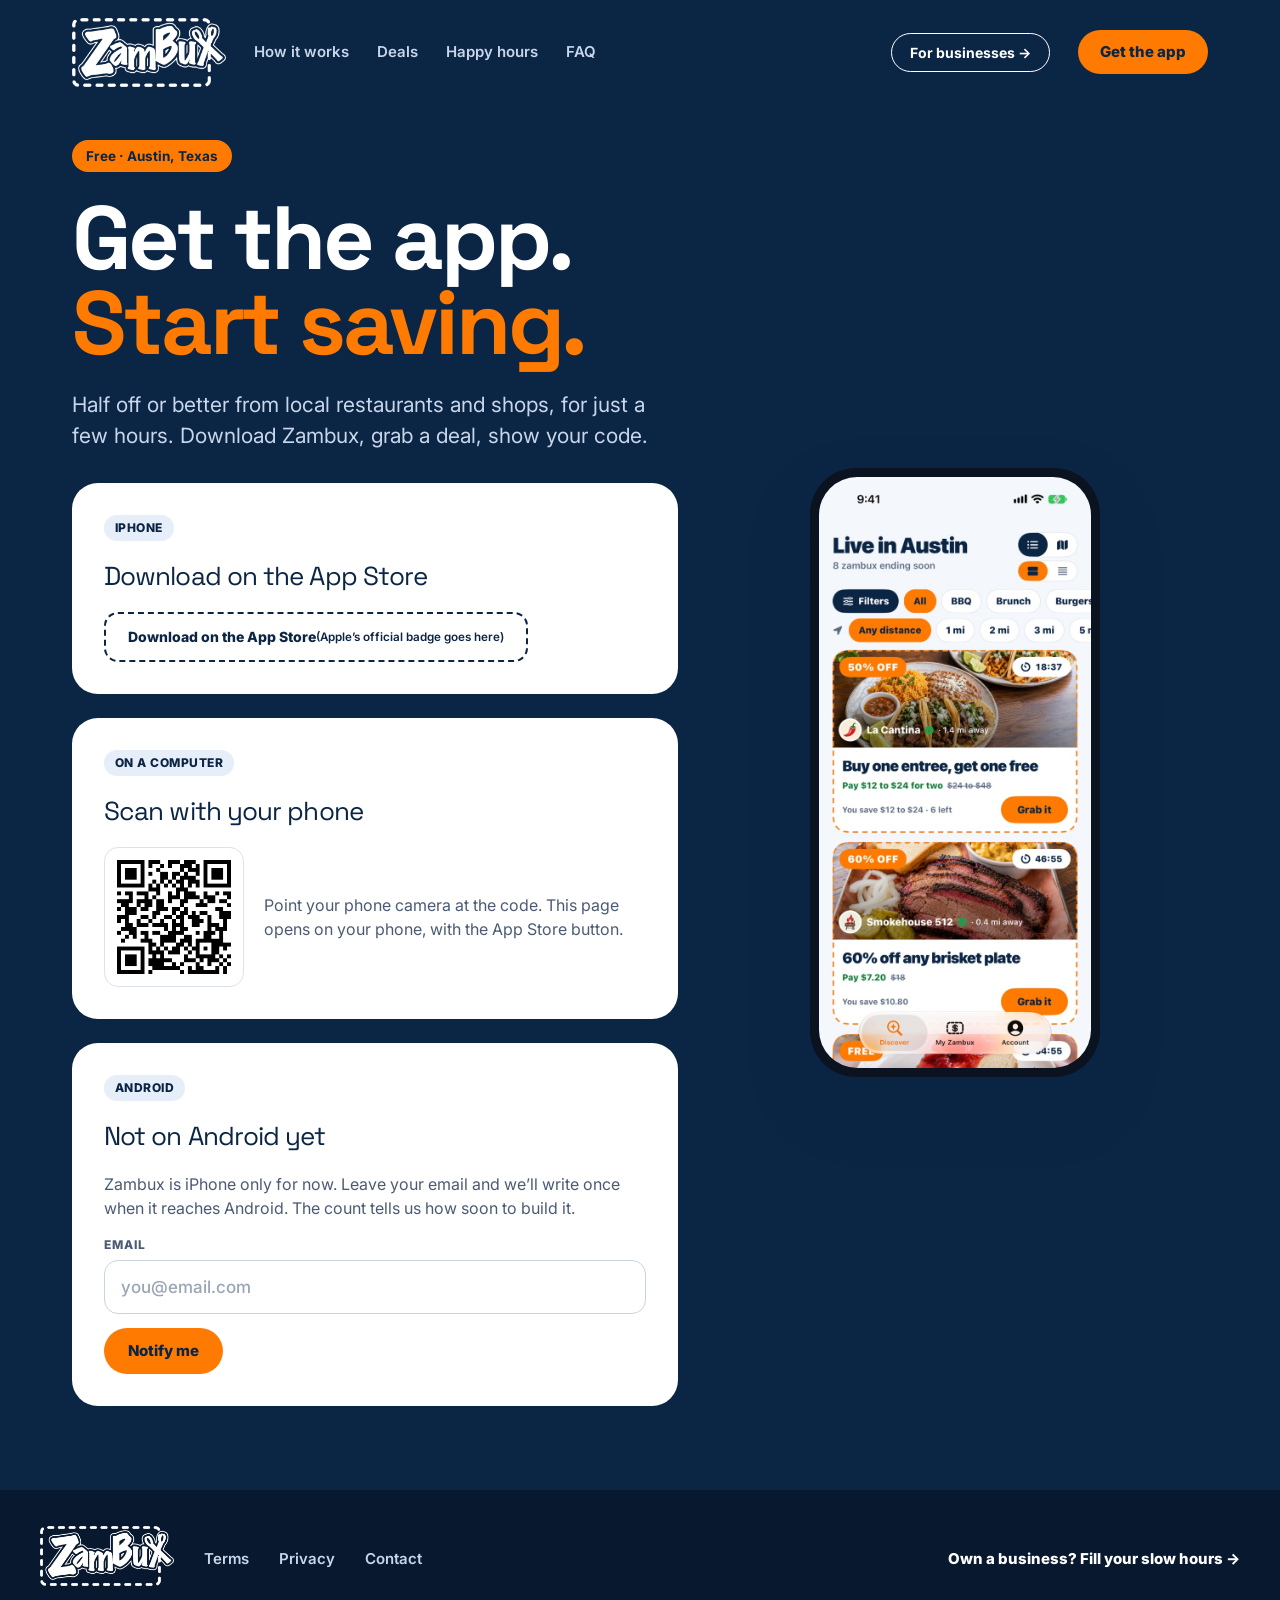
<file: get-the-app/index.html>
<!doctype html>
<html lang="en">
<head>
<meta charset="utf-8">
<meta name="viewport" content="width=device-width, initial-scale=1">
<title>Get the Zambux app</title>
<meta name="description" content="Download Zambux free. Half off or better from local restaurants and shops in Austin, for just a few hours.">
<meta name="robots" content="noindex"> <!-- TEMPORARY: remove at launch -->
<link rel="canonical" href="https://www.zambux.com/get-the-app/">
<meta property="og:title" content="Get the Zambux app">
<meta property="og:description" content="Half off or better from local restaurants and shops, for just a few hours. Free on iPhone.">
<meta property="og:type" content="website">
<meta property="og:image" content="https://www.zambux.com/assets/img/life-hero-friends.jpg">
<meta name="theme-color" content="#0B2545">
<link rel="icon" href="/assets/favicon.png">
<link rel="apple-touch-icon" href="/assets/apple-touch-icon.png">
<link rel="preconnect" href="https://fonts.googleapis.com">
<link rel="preconnect" href="https://fonts.gstatic.com" crossorigin>
<link rel="stylesheet" href="https://fonts.googleapis.com/css2?family=Inter:wght@400;500;600;700;800&family=Space+Grotesk:wght@600;700&display=swap">
<link rel="stylesheet" href="/site.css">
</head>
<body>
<a class="skip" href="#main">Skip to content</a>

<header class="top hero">
  <div class="w">
    <nav class="nav" aria-label="Main">
      <a class="logo" href="/"><img src="/assets/img/brand-logo-white.png" alt="Zambux" width="153" height="69"></a>
      <a class="l" href="/#how">How it works</a><a class="l" href="/#live">Deals</a><a class="l" href="/happy-hours/">Happy hours</a><a class="l" href="/#faq">FAQ</a>
      <span class="sp"></span>
      <a class="biz" href="/business/">For businesses &rarr;</a>
      <a class="go" href="/get-the-app/">Get the app</a>
      <button class="burger" type="button" aria-label="Open menu" aria-expanded="false">&#9776;</button>
    </nav>
    <div class="hero-grid" id="main">
      <div class="hero-copy">
        <span class="chip" style="align-self:flex-start;background:#FF7A00;color:#0B2545">Free &middot; Austin, Texas</span>
        <h1>Get the app.<br><em>Start saving.</em></h1>
        <p class="lede" style="margin:0">Half off or better from local restaurants and shops, for just a few hours. Download Zambux, grab a deal, show your code.</p>
        <div class="dl" style="margin-top:8px;max-width:640px">
          <div class="card" data-for="ios">
            <span class="tag" style="background:var(--tint);color:var(--navy);align-self:flex-start">iPhone</span>
            <div class="disp" style="font-size:26px">Download on the App Store</div>
            <!-- Replace this box with Apple's official "Download on the App Store" badge (from Apple's marketing resources) when the listing is live. -->
            <a class="appstore badge-ph" href="https://apps.apple.com/">Download on the App Store<br><small style="font-weight:600">(Apple&rsquo;s official badge goes here)</small></a>
          </div>
          <div class="card" data-for="desktop">
            <span class="tag" style="background:var(--tint);color:var(--navy);align-self:flex-start">On a computer</span>
            <div class="disp" style="font-size:26px">Scan with your phone</div>
            <div style="display:flex;gap:20px;align-items:center;flex-wrap:wrap"><img src="/assets/img/qr.png" alt="QR code that opens this page on your phone" width="140" height="140" style="border:1px solid var(--line);border-radius:14px;padding:8px"><p style="flex:1 1 180px">Point your phone camera at the code. This page opens on your phone, with the App Store button.</p></div>
          </div>
          <div class="card" data-for="android">
            <span class="tag" style="background:var(--tint);color:var(--navy);align-self:flex-start">Android</span>
            <div class="disp" style="font-size:26px">Not on Android yet</div>
            <p>Zambux is iPhone only for now. Leave your email and we&rsquo;ll write once when it reaches Android. The count tells us how soon to build it.</p>
            <form class="ea" data-platform="android" data-source="get-the-app-android" novalidate>
              <label class="fld"><span>Email</span><input type="email" name="email" placeholder="you@email.com" autocomplete="email" inputmode="email" required></label>
              <input class="hp" type="text" name="company" tabindex="-1" autocomplete="off" aria-hidden="true">
              <div style="margin-top:14px"><button class="btn pri sm" type="submit">Notify me</button></div>
              <div class="msg" role="status" aria-live="polite"></div>
            </form>
          </div>
        </div>
      </div>
      <div class="hero-art">
        <div class="phone" style="width:290px;align-self:center"><img src="/assets/img/app-discover.jpg" alt="The Zambux app" width="640" height="1391"></div>
      </div>
    </div>
  </div>
</header>



<footer class="foot">
  <div class="w foot-in">
    <a href="/"><img src="/assets/img/brand-logo-white.png" alt="Zambux" width="133" height="60"></a>
    <a href="/terms.html">Terms</a><a href="/privacy.html">Privacy</a><a href="mailto:support@zambux.com">Contact</a>
    <span class="sp"></span>
    <a class="biz" href="/business/">Own a business? Fill your slow hours &rarr;</a>
  </div>
</footer>
<script src="/site.js"></script>
</body>
</html>
</file>
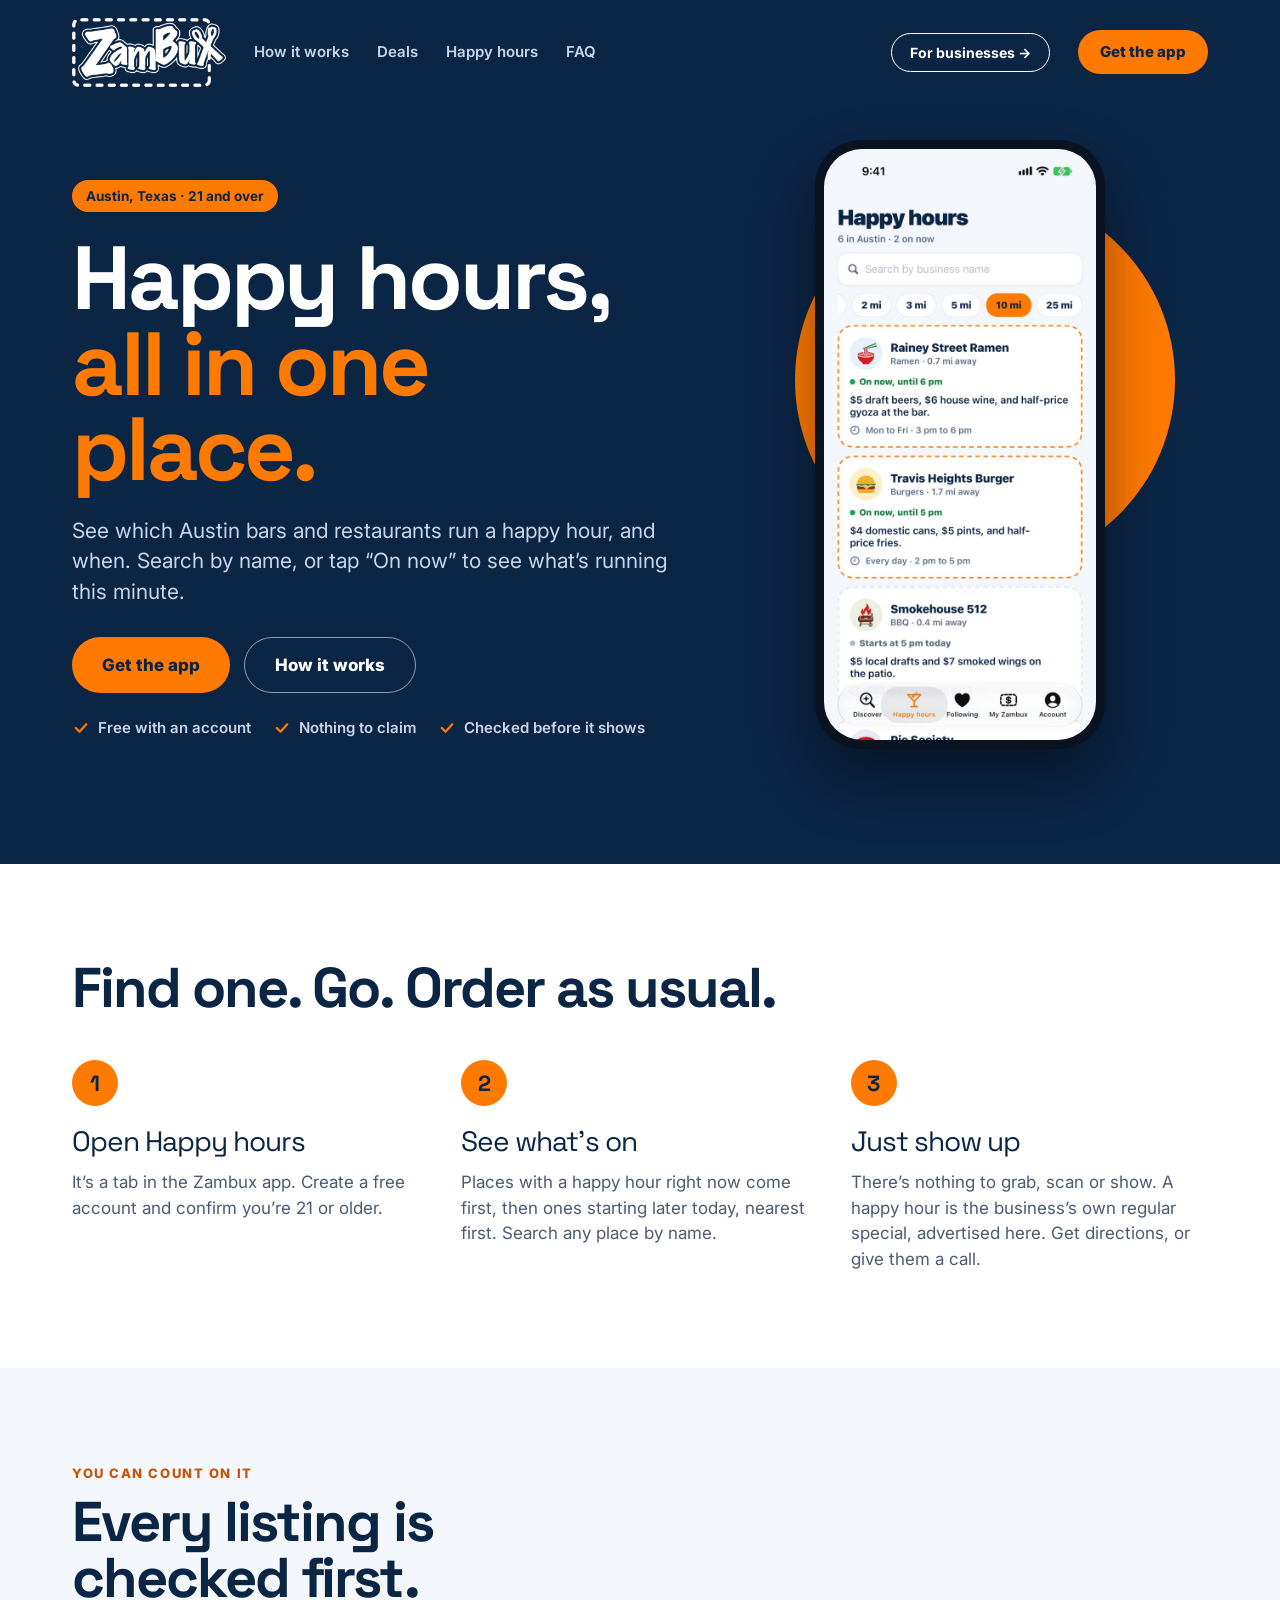
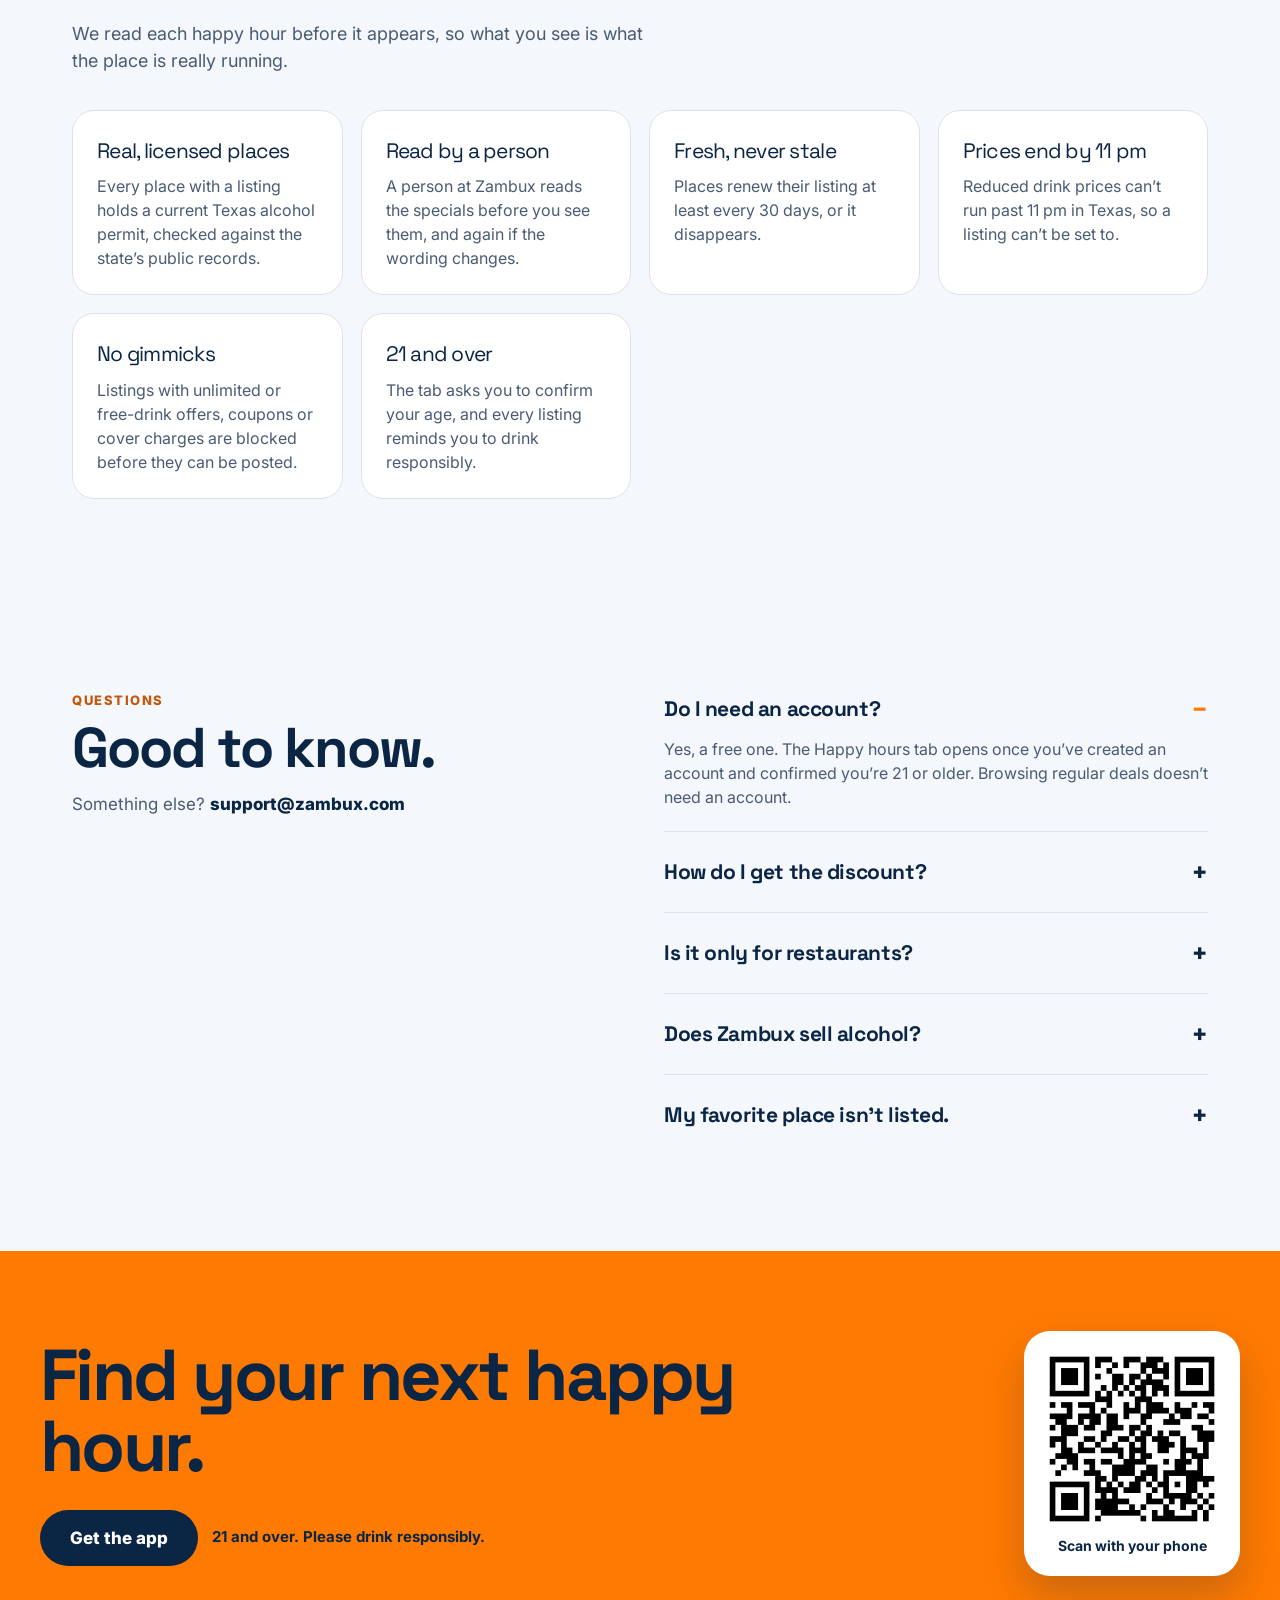
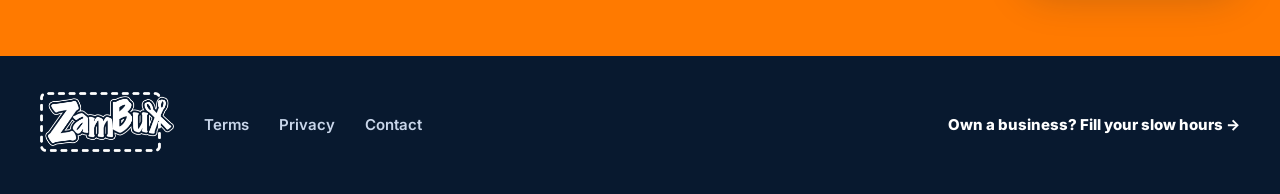
<file: happy-hours/index.html>
<!doctype html>
<html lang="en">
<head>
<meta charset="utf-8">
<meta name="viewport" content="width=device-width, initial-scale=1">
<title>Happy hours near you: Zambux</title>
<meta name="description" content="See which Austin bars and restaurants run a happy hour, and when. Search by name or see what's on now. Free in the Zambux app. 21 and over.">
<meta name="robots" content="noindex"> <!-- TEMPORARY: remove at launch, together with the other pages -->
<link rel="canonical" href="https://www.zambux.com/happy-hours/">
<meta property="og:title" content="Happy hours near you: Zambux">
<meta property="og:description" content="See which Austin places run a happy hour, and when. Free in the Zambux app. 21 and over.">
<meta property="og:type" content="website">
<meta property="og:image" content="https://www.zambux.com/assets/img/app-happyhours.jpg">
<meta name="theme-color" content="#0B2545">
<link rel="icon" href="/assets/favicon.png">
<link rel="apple-touch-icon" href="/assets/apple-touch-icon.png">
<link rel="preconnect" href="https://fonts.googleapis.com">
<link rel="preconnect" href="https://fonts.gstatic.com" crossorigin>
<link rel="stylesheet" href="https://fonts.googleapis.com/css2?family=Inter:wght@400;500;600;700;800&family=Space+Grotesk:wght@600;700&display=swap">
<link rel="stylesheet" href="/site.css">
<style>
.three{display:grid;gap:36px 32px;grid-template-columns:repeat(auto-fit,minmax(250px,1fr))}
.three .num{margin-bottom:14px}
.three .disp{font-size:28px}
.three p{color:var(--slate);font-size:17px;margin:8px 0 0;max-width:22em}
.rules{display:grid;gap:18px;grid-template-columns:repeat(auto-fit,minmax(250px,1fr))}
.rule{background:#fff;border:1px solid var(--line);border-radius:22px;padding:24px}
.rule .disp{font-size:21px}
.rule p{color:var(--slate);margin:8px 0 0;font-size:16px}
</style>
</head>
<body>
<a class="skip" href="#main">Skip to content</a>

<header class="top hero">
  <div class="w">
    <nav class="nav" aria-label="Main">
      <a class="logo" href="/"><img src="/assets/img/brand-logo-white.png" alt="Zambux" width="153" height="69"></a>
      <a class="l" href="/#how">How it works</a><a class="l" href="/#live">Deals</a><a class="l" href="/happy-hours/">Happy hours</a><a class="l" href="/#faq">FAQ</a>
      <span class="sp"></span>
      <a class="biz" href="/business/">For businesses &rarr;</a>
      <a class="go" href="/get-the-app/">Get the app</a>
      <button class="burger" type="button" aria-label="Open menu" aria-expanded="false">&#9776;</button>
    </nav>
    <div class="hero-grid" id="main">
      <div class="hero-copy">
        <span class="chip" style="align-self:flex-start;background:#FF7A00;color:#0B2545">Austin, Texas &middot; 21 and over</span>
        <h1>Happy hours,<br><em>all in one place.</em></h1>
        <p class="lede" style="margin:0">See which Austin bars and restaurants run a happy hour, and when. Search by name, or tap &ldquo;On now&rdquo; to see what&rsquo;s running this minute.</p>
        <div class="actions"><a class="btn pri" href="/get-the-app/">Get the app</a><a class="btn ghost" href="#how">How it works</a></div>
        <div class="proof">
          <span class="check"><svg width="18" height="18" viewBox="0 0 24 24" fill="none" stroke="#FF7A00" stroke-width="3" stroke-linecap="round" stroke-linejoin="round" aria-hidden="true"><path d="M5 12l5 5 9-10"/></svg>Free with an account</span>
          <span class="check"><svg width="18" height="18" viewBox="0 0 24 24" fill="none" stroke="#FF7A00" stroke-width="3" stroke-linecap="round" stroke-linejoin="round" aria-hidden="true"><path d="M5 12l5 5 9-10"/></svg>Nothing to claim</span>
          <span class="check"><svg width="18" height="18" viewBox="0 0 24 24" fill="none" stroke="#FF7A00" stroke-width="3" stroke-linecap="round" stroke-linejoin="round" aria-hidden="true"><path d="M5 12l5 5 9-10"/></svg>Checked before it shows</span>
        </div>
      </div>
      <div class="hero-art">
        <div class="stage">
          <div class="disc"></div>
          <div class="phone"><img src="/assets/img/app-happyhours.jpg" alt="The Happy hours tab in the Zambux app, listing places with a happy hour on now" width="640" height="1391"></div>
        </div>
      </div>
    </div>
  </div>
</header>

<main>

<section id="how" class="pad">
  <div class="w">
    <h2 class="big" style="margin-bottom:44px">Find one. Go. Order as usual.</h2>
    <div class="three">
      <div><div class="num">1</div><div class="disp">Open Happy hours</div><p>It&rsquo;s a tab in the Zambux app. Create a free account and confirm you&rsquo;re 21 or older.</p></div>
      <div><div class="num">2</div><div class="disp">See what&rsquo;s on</div><p>Places with a happy hour right now come first, then ones starting later today, nearest first. Search any place by name.</p></div>
      <div><div class="num">3</div><div class="disp">Just show up</div><p>There&rsquo;s nothing to grab, scan or show. A happy hour is the business&rsquo;s own regular special, advertised here. Get directions, or give them a call.</p></div>
    </div>
  </div>
</section>

<section class="bg-paper pad">
  <div class="w">
    <div style="max-width:36em;margin-bottom:36px"><div class="eyebrow">You can count on it</div><h2 class="big" style="margin-top:10px">Every listing is checked first.</h2><p style="color:var(--slate);font-size:18px;margin:14px 0 0">We read each happy hour before it appears, so what you see is what the place is really running.</p></div>
    <div class="rules">
      <div class="rule"><div class="disp">Real, licensed places</div><p>Every place with a listing holds a current Texas alcohol permit, checked against the state&rsquo;s public records.</p></div>
      <div class="rule"><div class="disp">Read by a person</div><p>A person at Zambux reads the specials before you see them, and again if the wording changes.</p></div>
      <div class="rule"><div class="disp">Fresh, never stale</div><p>Places renew their listing at least every 30 days, or it disappears.</p></div>
      <div class="rule"><div class="disp">Prices end by 11 pm</div><p>Reduced drink prices can&rsquo;t run past 11 pm in Texas, so a listing can&rsquo;t be set to.</p></div>
      <div class="rule"><div class="disp">No gimmicks</div><p>Listings with unlimited or free-drink offers, coupons or cover charges are blocked before they can be posted.</p></div>
      <div class="rule"><div class="disp">21 and over</div><p>The tab asks you to confirm your age, and every listing reminds you to drink responsibly.</p></div>
    </div>
  </div>
</section>

<section id="faq" class="bg-paper pad">
  <div class="w faq-grid">
    <div><div class="eyebrow">Questions</div><h2 class="big" style="margin-top:10px">Good to know.</h2><p style="color:var(--slate);font-size:17px;margin:16px 0 0;max-width:20em">Something else? <a href="mailto:support@zambux.com" style="color:var(--navy);font-weight:800">support@zambux.com</a></p></div>
    <div>
      <details class="q" open><summary>Do I need an account?</summary><p>Yes, a free one. The Happy hours tab opens once you&rsquo;ve created an account and confirmed you&rsquo;re 21 or older. Browsing regular deals doesn&rsquo;t need an account.</p></details>
      <details class="q"><summary>How do I get the discount?</summary><p>You don&rsquo;t claim anything. A happy hour is the business&rsquo;s own special at its own location. Zambux just tells you where and when. Prices and times can change, so check with the business.</p></details>
      <details class="q"><summary>Is it only for restaurants?</summary><p>For now, yes, and only in Austin. Bars and restaurants with a Texas alcohol permit.</p></details>
      <details class="q"><summary>Does Zambux sell alcohol?</summary><p>No. Zambux doesn&rsquo;t sell or deliver alcohol. It lists happy hours that businesses run themselves.</p></details>
      <details class="q"><summary>My favorite place isn&rsquo;t listed.</summary><p>Use &ldquo;Suggest a place&rdquo; in the app, or write to <a href="mailto:support@zambux.com" style="font-weight:700;color:var(--navy)">support@zambux.com</a>, and we&rsquo;ll invite them.</p></details>
    </div>
  </div>
</section>

<section class="final">
  <div class="w final-in">
    <div><h2>Find your next happy hour.</h2><div style="margin-top:28px;display:flex;flex-wrap:wrap;gap:14px;align-items:center"><a class="btn navy" href="/get-the-app/">Get the app</a><span style="font-weight:700;color:var(--navy);font-size:15px">21 and over. Please drink responsibly.</span></div></div>
    <div class="qr"><img src="/assets/img/qr.png" alt="QR code that opens the Get the app page" width="176" height="176"><b>Scan with your phone</b></div>
  </div>
</section>

</main>

<footer class="foot">
  <div class="w foot-in">
    <a href="/"><img src="/assets/img/brand-logo-white.png" alt="Zambux" width="133" height="60"></a>
    <a href="/terms.html">Terms</a><a href="/privacy.html">Privacy</a><a href="mailto:support@zambux.com">Contact</a>
    <span class="sp"></span>
    <a class="biz" href="/business/">Own a business? Fill your slow hours &rarr;</a>
  </div>
</footer>
<script src="/site.js"></script>
</body>
</html>
</file>
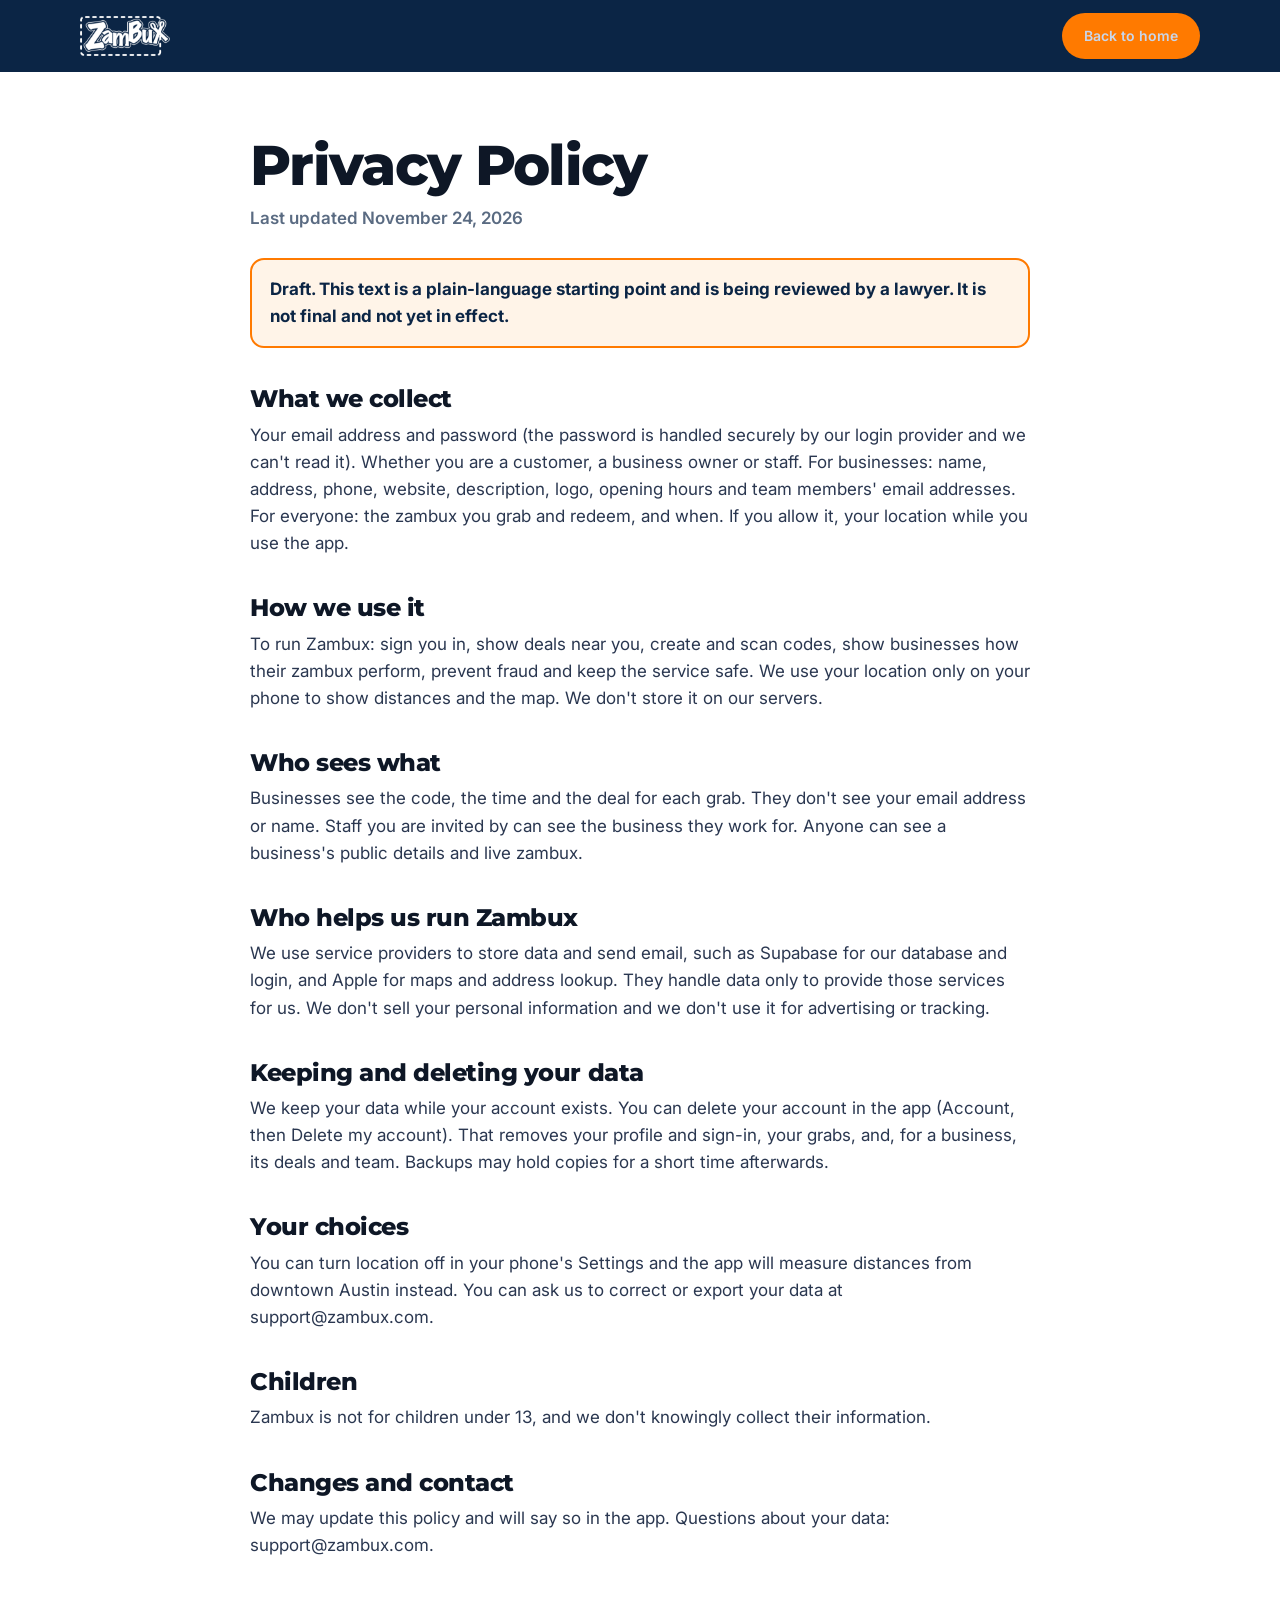
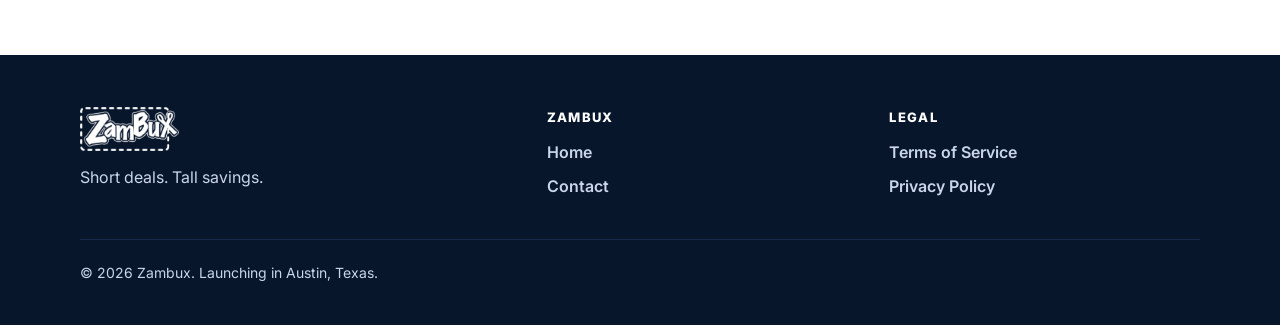
<file: privacy.html>
<!doctype html>
<html lang="en">
<head>
<meta charset="utf-8">
<meta name="viewport" content="width=device-width, initial-scale=1">
<meta name="robots" content="noindex">
<title>Privacy Policy | Zambux</title>
<meta name="theme-color" content="#0B2545">
<link rel="icon" type="image/png" href="assets/favicon.png">
<link rel="preconnect" href="https://fonts.googleapis.com">
<link rel="preconnect" href="https://fonts.gstatic.com" crossorigin>
<link href="https://fonts.googleapis.com/css2?family=Inter:wght@400;600;700&family=Montserrat:wght@800&display=swap" rel="stylesheet">
<link rel="stylesheet" href="styles.css">
</head>
<body>
<header class="top">
  <div class="wrap">
    <a href="index.html" aria-label="Zambux home"><img src="assets/logo-white-sm.png" alt="Zambux"></a>
    <nav class="links" aria-label="Main"><a class="btn btn-orange" href="index.html">Back to home</a></nav>
  </div>
</header>
<main class="legal">
  <div class="wrap">
    <h1>Privacy Policy</h1>
    <p class="updated">Last updated November 24, 2026</p>
    <p class="draft">Draft. This text is a plain-language starting point and is being reviewed by a lawyer. It is not final and not yet in effect.</p>
<h2>What we collect</h2>
<p>Your email address and password (the password is handled securely by our login provider and we can&#x27;t read it). Whether you are a customer, a business owner or staff. For businesses: name, address, phone, website, description, logo, opening hours and team members&#x27; email addresses. For everyone: the zambux you grab and redeem, and when. If you allow it, your location while you use the app.</p>
<h2>How we use it</h2>
<p>To run Zambux: sign you in, show deals near you, create and scan codes, show businesses how their zambux perform, prevent fraud and keep the service safe. We use your location only on your phone to show distances and the map. We don&#x27;t store it on our servers.</p>
<h2>Who sees what</h2>
<p>Businesses see the code, the time and the deal for each grab. They don&#x27;t see your email address or name. Staff you are invited by can see the business they work for. Anyone can see a business&#x27;s public details and live zambux.</p>
<h2>Who helps us run Zambux</h2>
<p>We use service providers to store data and send email, such as Supabase for our database and login, and Apple for maps and address lookup. They handle data only to provide those services for us. We don&#x27;t sell your personal information and we don&#x27;t use it for advertising or tracking.</p>
<h2>Keeping and deleting your data</h2>
<p>We keep your data while your account exists. You can delete your account in the app (Account, then Delete my account). That removes your profile and sign-in, your grabs, and, for a business, its deals and team. Backups may hold copies for a short time afterwards.</p>
<h2>Your choices</h2>
<p>You can turn location off in your phone&#x27;s Settings and the app will measure distances from downtown Austin instead. You can ask us to correct or export your data at support@zambux.com.</p>
<h2>Children</h2>
<p>Zambux is not for children under 13, and we don&#x27;t knowingly collect their information.</p>
<h2>Changes and contact</h2>
<p>We may update this policy and will say so in the app. Questions about your data: support@zambux.com.</p>
  </div>
</main>
<footer>
  <div class="wrap">
    <div><img src="assets/logo-white-sm.png" alt="Zambux"><p>Short deals. Tall savings.</p></div>
    <div><h6>Zambux</h6><a href="index.html">Home</a><a href="mailto:support@zambux.com">Contact</a></div>
    <div><h6>Legal</h6><a href="terms.html">Terms of Service</a><a href="privacy.html">Privacy Policy</a></div>
    <p class="fine">&copy; 2026 Zambux. Launching in Austin, Texas.</p>
  </div>
</footer>
</body>
</html>
</file>
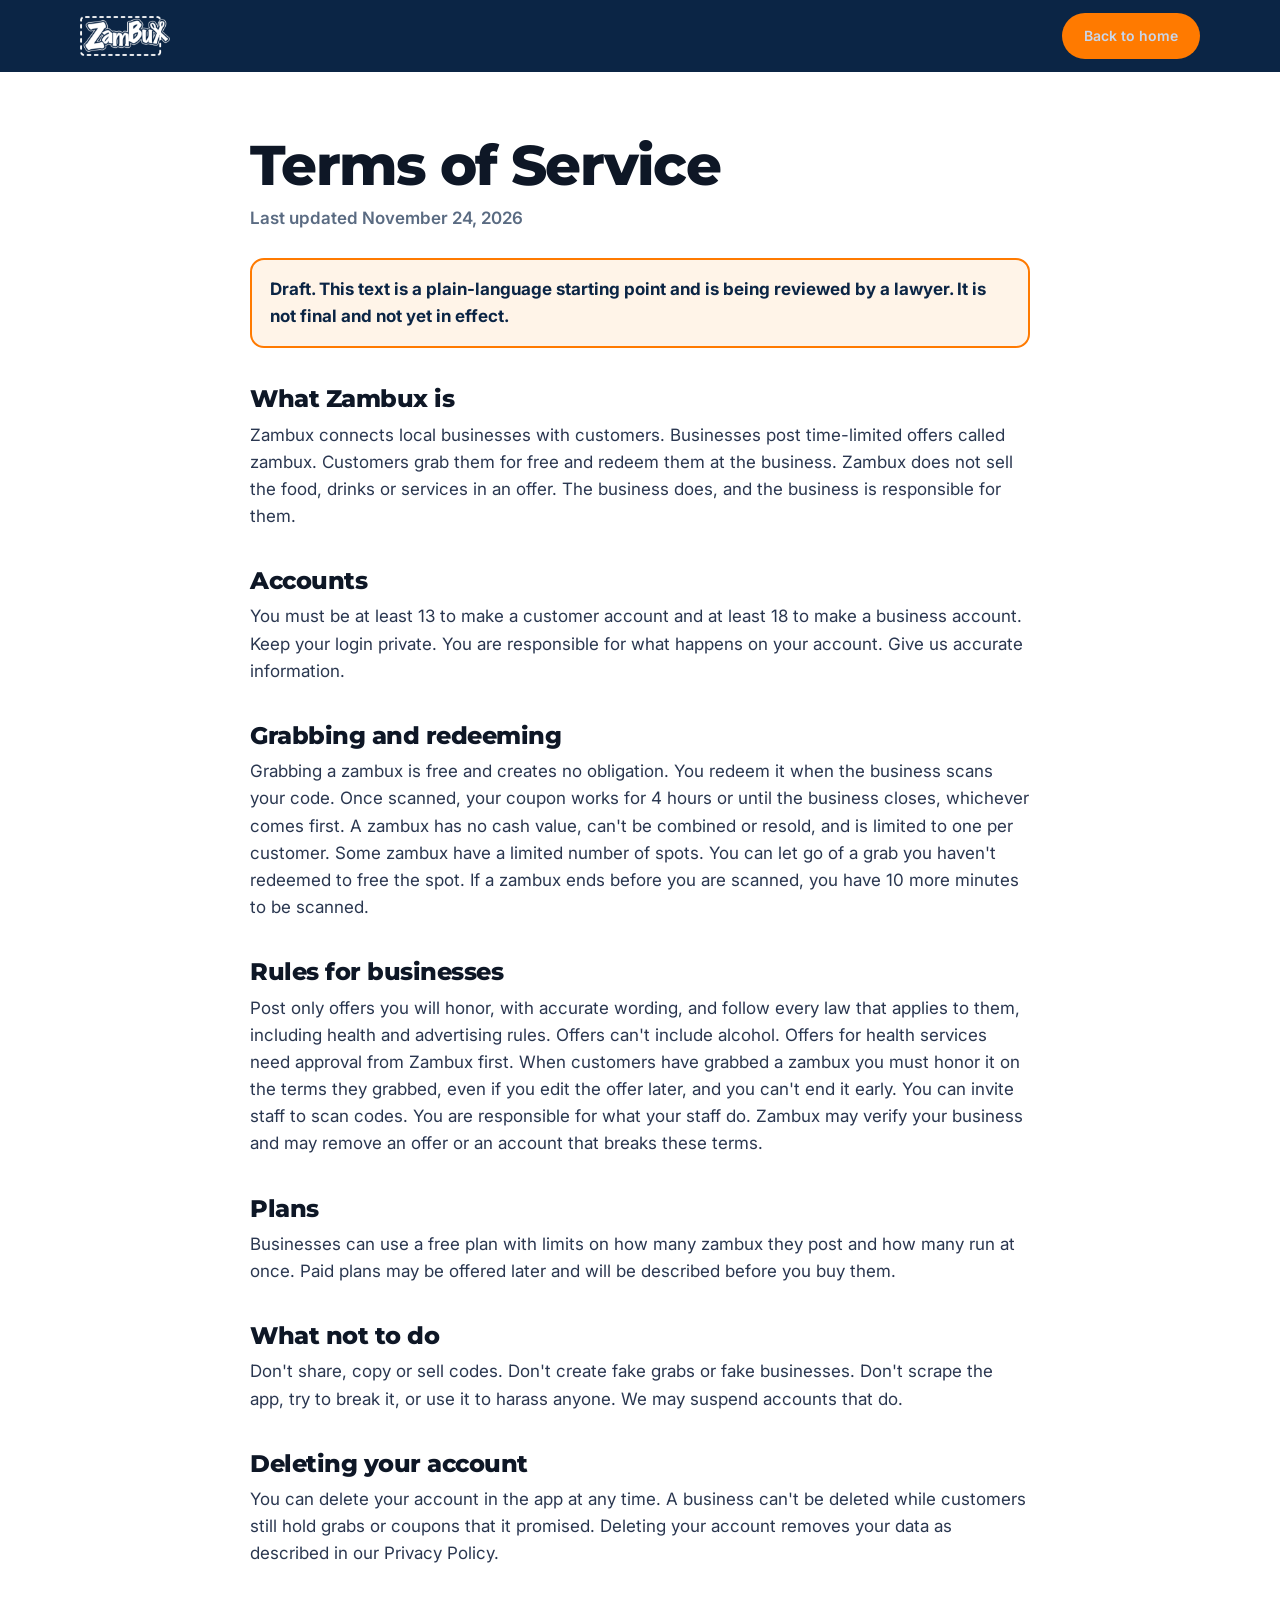
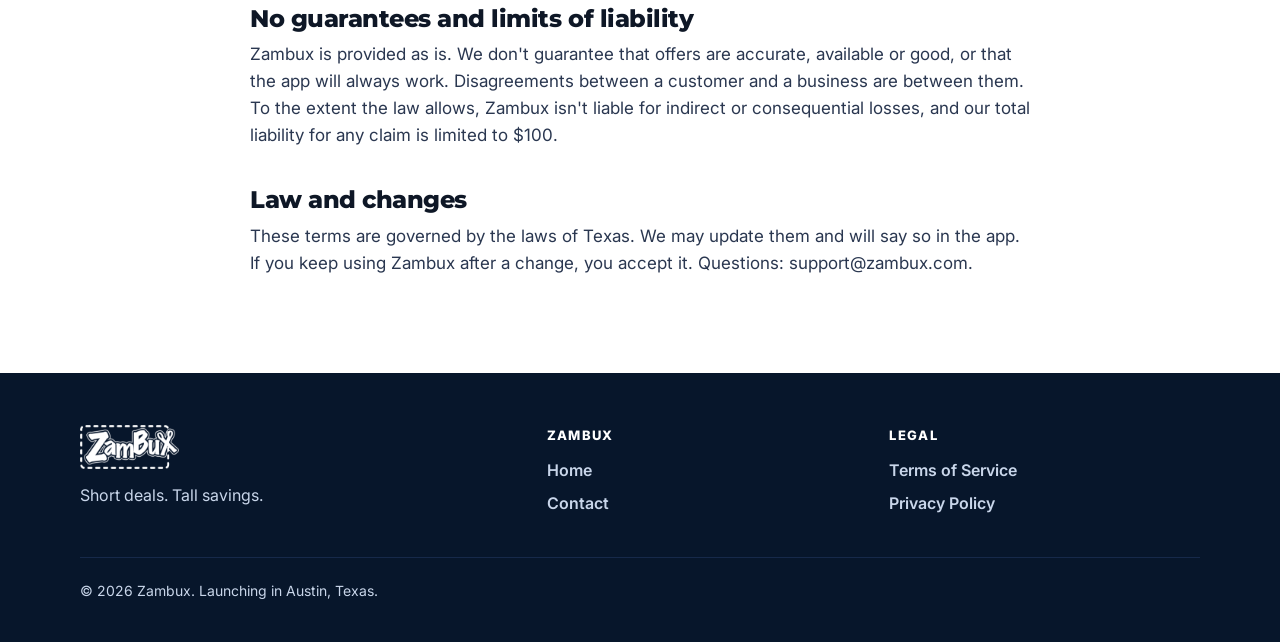
<file: terms.html>
<!doctype html>
<html lang="en">
<head>
<meta charset="utf-8">
<meta name="viewport" content="width=device-width, initial-scale=1">
<meta name="robots" content="noindex">
<title>Terms of Service | Zambux</title>
<meta name="theme-color" content="#0B2545">
<link rel="icon" type="image/png" href="assets/favicon.png">
<link rel="preconnect" href="https://fonts.googleapis.com">
<link rel="preconnect" href="https://fonts.gstatic.com" crossorigin>
<link href="https://fonts.googleapis.com/css2?family=Inter:wght@400;600;700&family=Montserrat:wght@800&display=swap" rel="stylesheet">
<link rel="stylesheet" href="styles.css">
</head>
<body>
<header class="top">
  <div class="wrap">
    <a href="index.html" aria-label="Zambux home"><img src="assets/logo-white-sm.png" alt="Zambux"></a>
    <nav class="links" aria-label="Main"><a class="btn btn-orange" href="index.html">Back to home</a></nav>
  </div>
</header>
<main class="legal">
  <div class="wrap">
    <h1>Terms of Service</h1>
    <p class="updated">Last updated November 24, 2026</p>
    <p class="draft">Draft. This text is a plain-language starting point and is being reviewed by a lawyer. It is not final and not yet in effect.</p>
<h2>What Zambux is</h2>
<p>Zambux connects local businesses with customers. Businesses post time-limited offers called zambux. Customers grab them for free and redeem them at the business. Zambux does not sell the food, drinks or services in an offer. The business does, and the business is responsible for them.</p>
<h2>Accounts</h2>
<p>You must be at least 13 to make a customer account and at least 18 to make a business account. Keep your login private. You are responsible for what happens on your account. Give us accurate information.</p>
<h2>Grabbing and redeeming</h2>
<p>Grabbing a zambux is free and creates no obligation. You redeem it when the business scans your code. Once scanned, your coupon works for 4 hours or until the business closes, whichever comes first. A zambux has no cash value, can&#x27;t be combined or resold, and is limited to one per customer. Some zambux have a limited number of spots. You can let go of a grab you haven&#x27;t redeemed to free the spot. If a zambux ends before you are scanned, you have 10 more minutes to be scanned.</p>
<h2>Rules for businesses</h2>
<p>Post only offers you will honor, with accurate wording, and follow every law that applies to them, including health and advertising rules. Offers can&#x27;t include alcohol. Offers for health services need approval from Zambux first. When customers have grabbed a zambux you must honor it on the terms they grabbed, even if you edit the offer later, and you can&#x27;t end it early. You can invite staff to scan codes. You are responsible for what your staff do. Zambux may verify your business and may remove an offer or an account that breaks these terms.</p>
<h2>Plans</h2>
<p>Businesses can use a free plan with limits on how many zambux they post and how many run at once. Paid plans may be offered later and will be described before you buy them.</p>
<h2>What not to do</h2>
<p>Don&#x27;t share, copy or sell codes. Don&#x27;t create fake grabs or fake businesses. Don&#x27;t scrape the app, try to break it, or use it to harass anyone. We may suspend accounts that do.</p>
<h2>Deleting your account</h2>
<p>You can delete your account in the app at any time. A business can&#x27;t be deleted while customers still hold grabs or coupons that it promised. Deleting your account removes your data as described in our Privacy Policy.</p>
<h2>No guarantees and limits of liability</h2>
<p>Zambux is provided as is. We don&#x27;t guarantee that offers are accurate, available or good, or that the app will always work. Disagreements between a customer and a business are between them. To the extent the law allows, Zambux isn&#x27;t liable for indirect or consequential losses, and our total liability for any claim is limited to $100.</p>
<h2>Law and changes</h2>
<p>These terms are governed by the laws of Texas. We may update them and will say so in the app. If you keep using Zambux after a change, you accept it. Questions: support@zambux.com.</p>
  </div>
</main>
<footer>
  <div class="wrap">
    <div><img src="assets/logo-white-sm.png" alt="Zambux"><p>Short deals. Tall savings.</p></div>
    <div><h6>Zambux</h6><a href="index.html">Home</a><a href="mailto:support@zambux.com">Contact</a></div>
    <div><h6>Legal</h6><a href="terms.html">Terms of Service</a><a href="privacy.html">Privacy Policy</a></div>
    <p class="fine">&copy; 2026 Zambux. Launching in Austin, Texas.</p>
  </div>
</footer>
</body>
</html>
</file>
<file: site.css>
/* Zambux website (customers first). Plain CSS, no build step. Navy and orange are the brand; green means money and success. */
:root{--navy:#0B2545;--lift:#12335F;--deep:#08192F;--orange:#FF7A00;--orange-ink:#C2560A;--green:#15803D;--green-tint:#DCFCE7;--paper:#F4F7FB;--ink:#0E1726;--slate:#4B5B73;--line:#DCE2EC;--soft:#C9D6EA;--tint:#E6EEF9;--red:#B4232F}
*{box-sizing:border-box}
html{scroll-behavior:smooth}
body{margin:0;font-family:Inter,system-ui,-apple-system,"Segoe UI",sans-serif;color:var(--ink);background:#fff;font-size:16px;line-height:1.5;-webkit-font-smoothing:antialiased}
h1,h2,h3,.disp{font-family:'Space Grotesk',Inter,system-ui,sans-serif;margin:0;color:var(--navy);letter-spacing:-.035em}
a{color:inherit;text-decoration:none}
img{max-width:100%}
.w{max-width:1200px;margin:0 auto;padding:0 32px}
.skip{position:absolute;left:-9999px;top:8px;background:#fff;color:var(--navy);padding:10px 16px;border-radius:8px;z-index:100;font-weight:700}
.skip:focus{left:12px}
:focus-visible{outline:3px solid #2F6FDE;outline-offset:3px}

/* buttons and small things */
.btn{display:inline-flex;align-items:center;justify-content:center;gap:10px;height:56px;padding:0 30px;border-radius:99px;font:800 17px Inter,sans-serif;white-space:nowrap;border:0;cursor:pointer}
.btn.pri{background:var(--orange);color:var(--navy)}
.btn.navy{background:var(--navy);color:#fff}
.btn.ghost{color:#fff;border:1.5px solid rgba(255,255,255,.55)}
.btn.sm{height:46px;padding:0 24px;font-size:15px}
.btn:hover{filter:brightness(1.05)}
.btn:disabled{opacity:.6;cursor:wait}
.chip{display:inline-flex;align-items:center;height:32px;padding:0 14px;border-radius:99px;font-size:13.5px;font-weight:700;white-space:nowrap}
.tag{display:inline-flex;align-items:center;height:26px;padding:0 11px;border-radius:99px;font-size:12px;font-weight:800;letter-spacing:.04em;text-transform:uppercase;white-space:nowrap}
.eyebrow{font-weight:800;font-size:13px;letter-spacing:.12em;text-transform:uppercase;color:var(--orange-ink)}
.live-dot{display:inline-block;width:10px;height:10px;border-radius:99px;background:#16A34A;margin-right:8px}
.ico{width:48px;height:48px;border-radius:14px;background:var(--tint);display:flex;align-items:center;justify-content:center;flex:none}
.check{display:flex;align-items:center;gap:8px}
.check svg{flex:none}

/* header */
.top{background:var(--navy);position:relative;z-index:20}
.nav{display:flex;align-items:center;gap:28px;height:104px}
.nav .logo img{height:69px;width:auto;display:block}
.nav a.l{color:var(--soft);font-weight:600;font-size:15px}
.nav a.l:hover{color:#fff}
.nav .sp{flex:1}
.nav .biz{border:1.5px solid #fff;color:#fff;border-radius:99px;padding:8px 18px;font-weight:700;font-size:14px;white-space:nowrap}
.nav .go{background:var(--orange);color:var(--navy);border-radius:99px;padding:11px 22px;font-weight:800;font-size:15px;white-space:nowrap}
.nav .burger{display:none;background:none;border:0;color:#fff;width:44px;height:44px;font-size:28px;cursor:pointer;margin-right:-8px}
.nav .mobile-only{display:none}

/* hero */
.hero{background:var(--navy);overflow:hidden}
.hero-grid{display:flex;flex-wrap:wrap;align-items:center;gap:40px 24px;padding:36px 0 84px}
.hero-copy{flex:1 1 520px;min-width:0;display:flex;flex-direction:column;gap:24px}
.hero h1{font-size:clamp(46px,7vw,92px);line-height:.95;color:#fff}
.hero h1 em{font-style:normal;color:var(--orange)}
.hero .lede{font-size:clamp(18px,2vw,21px);color:var(--soft);max-width:30em;line-height:1.45}
.hero .actions{display:flex;flex-wrap:wrap;gap:14px;align-items:center;margin-top:6px}
.hero .proof{display:flex;flex-wrap:wrap;gap:8px 22px;color:var(--soft);font-weight:600;font-size:15px}
.hero-art{flex:1 1 420px;min-width:0;display:flex;justify-content:center}
.stage{position:relative;width:420px;height:640px;max-width:100%}
.stage .disc{position:absolute;left:50px;top:50px;width:380px;height:380px;border-radius:50%;background:var(--orange)}
.phone{position:relative;border-radius:46px;background:#0B1220;padding:9px;box-shadow:0 30px 60px rgba(11,37,69,.28)}
.phone img{display:block;width:100%;height:auto;border-radius:38px}
.stage .phone{position:absolute;left:70px;top:0;width:290px;box-shadow:0 30px 60px rgba(0,0,0,.4)}
.float-card{position:absolute;left:-24px;top:300px;width:230px;background:#fff;border-radius:20px;padding:10px;box-shadow:0 18px 36px rgba(0,0,0,.3);transform:rotate(-4deg);display:flex;gap:10px;align-items:center}
.float-card img{width:64px;height:64px;border-radius:12px;object-fit:cover}
.float-card b{font:700 15px 'Space Grotesk';color:var(--navy);line-height:1.15;display:block}
.float-card small{font-size:12.5px;font-weight:700;color:var(--green)}
.float-time{position:absolute;right:-6px;top:150px;background:#fff;color:var(--red);font-weight:800;font-size:15px;border-radius:99px;padding:9px 16px;box-shadow:0 12px 26px rgba(0,0,0,.28);transform:rotate(5deg)}

/* sections */
section{scroll-margin-top:12px}
.pad{padding:96px 0}
.pad-s{padding:44px 0}
h2.big{font-size:clamp(36px,5vw,56px);line-height:1}
.bg-paper{background:var(--paper)}
.bg-navy{background:var(--navy)}
.doubts{border-bottom:1px solid #E5E9F0}
.grid-auto{display:grid;gap:28px;grid-template-columns:repeat(auto-fit,minmax(240px,1fr))}
.doubt{display:flex;gap:16px}
.doubt .disp{font-size:19px}
.doubt p{color:var(--slate);font-size:15px;margin:3px 0 0}

/* deal cards */
.ticket{position:relative;background:#fff;border:2px dashed var(--orange);border-radius:26px;overflow:hidden;display:flex;flex-direction:column}
.ticket .pic{position:relative;height:250px;overflow:hidden}
.ticket .pic>img.ph{width:100%;height:100%;object-fit:cover;display:block}
.ticket .pic .shade{position:absolute;inset:0;background:linear-gradient(to bottom,rgba(0,0,0,0) 45%,rgba(0,0,0,.66))}
.ticket .ex{position:absolute;z-index:2;left:50%;top:-1px;transform:translateX(-50%);background:var(--navy);color:#fff;font:800 11px Inter;letter-spacing:.1em;text-transform:uppercase;padding:5px 14px;border-radius:0 0 10px 10px}
.ticket .badge{position:absolute;left:16px;top:16px;background:var(--orange);color:var(--navy);font:800 17px Inter;padding:7px 15px;border-radius:99px}
.ticket .time{position:absolute;right:16px;top:16px;background:#fff;color:var(--navy);font-weight:800;font-size:14px;padding:7px 13px;border-radius:99px}
.ticket .who{position:absolute;left:16px;bottom:14px;right:16px;display:flex;align-items:center;gap:10px;color:#fff}
.ticket .who img{width:40px;height:40px;border-radius:99px;border:2px solid #fff;background:#fff}
.ticket .who b{display:block;font-size:16px}
.ticket .who span{font-weight:600;font-size:13px;opacity:.92}
.ticket .body{padding:20px 22px 24px;display:flex;flex-direction:column;gap:8px;flex:1}
.ticket .body .disp{font-size:27px;line-height:1.08}
.ticket .price{display:flex;gap:8px;align-items:baseline}
.ticket .price b{color:var(--green);font-size:16px}
.ticket .price s{color:var(--slate);font-weight:600;font-size:14px}
.ticket .tfoot{display:flex;justify-content:space-between;align-items:center;margin-top:auto;padding-top:8px;gap:10px}

/* steps */
.steps{display:grid;grid-template-columns:repeat(auto-fit,minmax(260px,1fr));gap:48px 40px;align-items:start}
.step{display:flex;flex-direction:column;align-items:center;text-align:center;gap:18px}
.step .phone{width:236px}
.num{width:46px;height:46px;border-radius:99px;background:var(--orange);color:var(--navy);font:700 22px 'Space Grotesk';display:flex;align-items:center;justify-content:center}
.step .disp{font-size:30px}
.step p{color:var(--slate);font-size:17px;max-width:20em;margin:6px 0 0}

/* split + trust */
.split{display:flex;flex-wrap:wrap;align-items:center;gap:48px}
.split>*{flex:1 1 420px;min-width:0}
.split img.photo{width:100%;max-width:640px;display:block;border-radius:28px;aspect-ratio:3/2;object-fit:cover}
.stat{font:700 78px 'Space Grotesk';color:var(--orange);line-height:1;letter-spacing:-.04em}
.trust .grid-auto{margin-top:56px}
.trust .disp{color:#fff}
.trust p{color:var(--soft);font-size:16px;margin:6px 0 0}

/* mosaic + tiles */
.mosaic{display:flex;flex-wrap:wrap;gap:18px}
.mosaic .m{position:relative;min-width:0;border-radius:26px;overflow:hidden}
.mosaic .m img{width:100%;height:100%;object-fit:cover;display:block}
.mosaic .m .chip{position:absolute;left:16px;bottom:16px;background:#fff;color:var(--navy)}
.mosaic .card-navy{background:var(--navy);padding:32px;display:flex;flex-direction:column;justify-content:space-between}
.tiles{display:grid;grid-template-columns:repeat(auto-fit,minmax(240px,1fr));gap:18px}
.tile{position:relative;border-radius:22px;overflow:hidden;aspect-ratio:1/1.05;display:block}
.tile img{position:absolute;inset:0;width:100%;height:100%;object-fit:cover;transition:transform .3s}
.tile:hover img{transform:scale(1.04)}
.tile .sh{position:absolute;inset:0;background:linear-gradient(to bottom,rgba(11,37,69,0) 45%,rgba(11,37,69,.78))}
.tile span{position:absolute;left:16px;bottom:14px;color:#fff;font:700 22px 'Space Grotesk';letter-spacing:-.02em}

/* faq */
.faq-grid{display:grid;grid-template-columns:repeat(auto-fit,minmax(340px,1fr));gap:48px}
details.q{border-top:1px solid var(--line);padding:22px 0}
details.q:first-of-type{border-top:0;padding-top:0}
details.q summary{list-style:none;cursor:pointer;display:flex;justify-content:space-between;align-items:center;gap:16px;font:700 21px 'Space Grotesk';color:var(--navy);letter-spacing:-.02em}
details.q summary::-webkit-details-marker{display:none}
details.q summary::after{content:"+";font-size:28px;font-weight:700;color:var(--navy);flex:none}
details.q[open] summary::after{content:"\2212";color:var(--orange)}
details.q p{color:var(--slate);margin:10px 0 0;max-width:34em}

/* final + footer */
.final{background:var(--orange)}
.final-in{display:flex;flex-wrap:wrap;align-items:center;gap:36px;justify-content:space-between;padding:80px 0}
.final h2{font-size:clamp(40px,6vw,72px);line-height:.98;max-width:11em}
.qr{background:#fff;border-radius:26px;padding:20px;text-align:center;box-shadow:0 20px 40px rgba(11,37,69,.22)}
.qr img{width:176px;height:176px;display:block}
.qr b{display:block;font-size:14px;color:var(--navy);margin-top:8px}
.foot{background:var(--deep);color:var(--soft)}
.foot-in{display:flex;flex-wrap:wrap;align-items:center;gap:14px 30px;padding:36px 0;font-weight:600;font-size:15px}
.foot-in img{height:60px;width:auto}
.foot-in a:hover{color:#fff}
.foot-in .sp{flex:1}
.foot-in .biz{color:#fff;font-weight:800}

/* get the app + forms */
.card{background:#fff;border-radius:26px;padding:32px}
.fld{display:flex;flex-direction:column;gap:6px}
.fld span{font-size:12px;font-weight:800;letter-spacing:.08em;text-transform:uppercase;color:var(--slate)}
.fld input{height:54px;border:1.5px solid #CBD3DF;border-radius:14px;padding:0 16px;font:600 17px Inter,sans-serif;color:var(--ink);background:#fff;width:100%}
.fld input::placeholder{color:#9AA5B5;font-weight:500}
.form-row{display:grid;grid-template-columns:minmax(0,1.3fr) minmax(0,1fr);gap:14px;margin-top:18px}
.hp{position:absolute;left:-9999px;opacity:0;height:0;width:0}
.msg{margin-top:14px;font-weight:700;border-radius:12px;padding:12px 14px;display:none}
.msg.ok{display:block;background:var(--green-tint);color:#14532D}
.msg.err{display:block;background:#FFE9EA;color:var(--red)}
.check-row{display:flex;align-items:center;gap:10px;margin-top:14px;font-weight:600;font-size:15px;color:var(--slate)}
.check-row input{width:20px;height:20px;accent-color:#FF7A00}

/* download page */
.dl{display:grid;gap:24px;grid-template-columns:repeat(auto-fit,minmax(300px,1fr))}
.dl .card{display:flex;flex-direction:column;gap:16px}
.dl .card p{color:var(--slate);margin:0}
.badge-ph{display:inline-flex;align-items:center;justify-content:center;border:2px dashed var(--navy);color:var(--navy);border-radius:14px;padding:14px 22px;font-weight:800;font-size:14px;text-align:center;line-height:1.25;align-self:flex-start}
body[data-device=ios] .dl [data-for=desktop],body[data-device=ios] .dl [data-for=android]{display:none}
body[data-device=android] .dl [data-for=desktop],body[data-device=android] .dl [data-for=ios]{display:none}
body[data-device=desktop] .dl [data-for=ios],body[data-device=desktop] .dl [data-for=android]{display:flex}

/* mobile bar */
.bar{display:none}
@media (max-width:860px){
  .w{padding:0 20px}
  .nav{height:88px;gap:12px}
  .nav .logo img{height:57px}
  .nav a.l,.nav .biz,.nav .go{display:none}
  .nav .burger{display:block;margin-left:auto}
  .nav.open{flex-wrap:wrap;height:auto;padding-bottom:18px}
  .nav.open .logo{order:1}.nav.open .burger{order:2}
  .nav.open a.l,.nav.open .biz,.nav.open .go{display:block;order:3;flex:1 1 100%;text-align:left;padding:10px 0}
  .nav.open .biz{border:0;border-top:1px solid rgba(255,255,255,.18);border-radius:0;font-size:16px;padding-top:16px}
  .nav.open .go{background:none;color:var(--orange);font-size:17px}
  .pad{padding:56px 0}
  .hero-grid{padding:14px 0 44px;gap:28px}
  .hero-copy{gap:16px;flex-basis:100%}
  .hero .actions{flex-direction:column;align-items:stretch}
  .hero .actions .btn{width:100%}
  .hero-art{flex-basis:100%}
  .stage{transform:scale(.8);transform-origin:top center;height:520px;width:420px;max-width:none;flex:none}
  .float-card{left:-4px}
  .ticket .pic{height:200px}
  .stat{font-size:56px}
  .step .phone{width:200px}
  .final-in{padding:56px 0}
  .final-in .btn{width:100%}
  .qr{display:none}
  .form-row{grid-template-columns:1fr}
  .card{padding:22px}
  .bar{display:block;position:fixed;left:0;right:0;bottom:0;z-index:30;background:#fff;border-top:1px solid var(--line);padding:10px 16px calc(10px + env(safe-area-inset-bottom));transform:translateY(110%);transition:transform .25s}
  .bar.show{transform:none}
  .bar .btn{width:100%;height:48px}
  .foot-in{padding-bottom:96px}
}
@media (prefers-reduced-motion:reduce){*{transition:none!important;scroll-behavior:auto!important}}
</file>
<file: styles.css>
:root {
  --navy: #0B2545;
  --navy-lift: #12335F;
  --orange: #FF7A00;
  --green: #16A34A;
  --green-dark: #15803D;
  --green-tint: #DCFCE7;
  --paper: #F4F7FB;
  --line: #E5E7EB;
  --ink: #0E1726;
  --slate: #5A6B82;
  --soft: #C9D6EA;
  --radius: 20px;
  --max: 1120px;
}

* { box-sizing: border-box; }
html { scroll-behavior: smooth; }
body {
  margin: 0;
  font-family: "Inter", system-ui, -apple-system, "Segoe UI", sans-serif;
  color: var(--ink);
  background: #fff;
  line-height: 1.6;
  -webkit-font-smoothing: antialiased;
}
img { max-width: 100%; display: block; }
a { color: inherit; }
h1, h2, h3 { font-family: "Montserrat", "Inter", system-ui, sans-serif; font-weight: 800; letter-spacing: -0.03em; line-height: 1.05; margin: 0; }
p { margin: 0; }
.wrap { width: min(var(--max), calc(100% - 40px)); margin: 0 auto; }
.skip { position: absolute; left: -999px; top: 8px; background: #fff; color: var(--navy); padding: 10px 14px; border-radius: 10px; z-index: 100; }
.skip:focus { left: 12px; }
:focus-visible { outline: 3px solid var(--orange); outline-offset: 3px; border-radius: 6px; }

/* ---------- Buttons and pills ---------- */
.btn {
  display: inline-flex; align-items: center; justify-content: center; gap: 8px;
  font-weight: 800; font-size: 16px; text-decoration: none;
  padding: 15px 26px; border-radius: 999px; border: 2px solid transparent;
  transition: transform .12s ease, background .12s ease;
}
.btn:active { transform: scale(.98); }
.btn-orange { background: var(--orange); color: var(--navy); }
.btn-orange:hover { background: #ff8f26; }
.btn-ghost { border-color: rgba(255,255,255,.55); color: #fff; }
.btn-ghost:hover { background: rgba(255,255,255,.1); }
.btn-navy { background: var(--navy); color: #fff; }
.btn-navy:hover { background: var(--navy-lift); }
.pill { display: inline-flex; align-items: center; gap: 8px; font-size: 13px; font-weight: 800; padding: 7px 14px; border-radius: 999px; }
.pill-orange { background: var(--orange); color: var(--navy); }
.pill-green { background: var(--green-tint); color: var(--green-dark); }
.badge-off { display: inline-block; background: var(--orange); color: #fff; font-weight: 800; letter-spacing: .02em; border-radius: 999px; padding: 6px 14px; font-size: 15px; }

/* ---------- Header ---------- */
header.top { background: var(--navy); position: sticky; top: 0; z-index: 50; }
header.top .wrap { display: flex; align-items: center; justify-content: space-between; height: 72px; gap: 16px; }
header.top img { height: 40px; width: auto; }
nav.links { display: flex; gap: 28px; align-items: center; }
nav.links a { color: var(--soft); text-decoration: none; font-weight: 600; font-size: 15px; }
nav.links a:hover { color: #fff; }
header.top .btn { padding: 10px 20px; font-size: 14px; }

/* ---------- Hero ---------- */
.hero { background: var(--navy); color: #fff; padding: 72px 0 96px; overflow: hidden; }
.hero .wrap { display: grid; grid-template-columns: 1.15fr .85fr; gap: 56px; align-items: center; }
.hero h1 { font-size: clamp(44px, 7vw, 84px); margin: 22px 0 20px; }
.hero h1 span { color: var(--orange); }
.hero p.lede { font-size: clamp(18px, 2.2vw, 22px); color: var(--soft); max-width: 34ch; }
.hero .cta { display: flex; gap: 14px; flex-wrap: wrap; margin-top: 34px; }
.hero ul.proof { list-style: none; display: flex; flex-wrap: wrap; gap: 10px 22px; padding: 0; margin: 34px 0 0; color: var(--soft); font-weight: 600; font-size: 15px; }
.hero ul.proof li::before { content: "\2713"; color: #4ADE80; font-weight: 800; margin-right: 8px; }

/* Phone */
.phone { width: 300px; margin: 0 auto; background: #060F1E; border-radius: 46px; padding: 12px; box-shadow: 0 0 0 2px #1d3557; transform: rotate(3deg); }
.phone .screen { background: var(--paper); border-radius: 36px; padding: 18px 14px 20px; color: var(--ink); min-height: 560px; position: relative; overflow: hidden; }
.phone .notch { width: 92px; height: 24px; background: #060F1E; border-radius: 99px; margin: -6px auto 16px; }
.phone .screen h4 { font-family: "Montserrat", sans-serif; font-weight: 800; font-size: 25px; letter-spacing: -.03em; margin: 0; color: var(--navy); }
.phone .screen .sub { font-size: 12px; color: var(--slate); margin: 2px 0 12px; }

/* Deal card (matches the app) */
.deal { background: #fff; border: 2px dashed var(--orange); border-radius: 18px; padding: 14px; margin-bottom: 12px; text-align: left; }
.deal .biz { display: flex; align-items: center; gap: 10px; }
.deal .avatar { width: 38px; height: 38px; border-radius: 50%; background: var(--line); flex: none; display: grid; place-items: center; font-weight: 800; color: var(--slate); font-size: 14px; }
.deal .biz-name { font-weight: 800; color: var(--navy); font-size: 14px; display: flex; align-items: center; gap: 5px; }
.deal .biz-name svg { width: 14px; height: 14px; flex: none; }
.deal .biz-sub { font-size: 11px; color: var(--slate); font-weight: 600; }
.deal .timer { margin-left: auto; background: var(--line); color: var(--navy); font-weight: 800; font-size: 12px; padding: 5px 10px; border-radius: 99px; font-variant-numeric: tabular-nums; white-space: nowrap; }
.deal .price-row { display: flex; align-items: center; gap: 8px; margin-top: 12px; flex-wrap: wrap; }
.deal .price-row .badge-off { font-size: 12px; padding: 4px 10px; }
.deal .pay { color: var(--green-dark); font-weight: 800; font-size: 12px; }
.deal .was { color: var(--slate); text-decoration: line-through; font-weight: 600; font-size: 12px; }
.deal h5 { font-family: "Montserrat", sans-serif; font-weight: 800; letter-spacing: -.03em; font-size: 21px; line-height: 1.08; color: var(--navy); margin: 8px 0 6px; }
.deal .fine { font-size: 11px; color: var(--slate); font-weight: 600; }
.deal .foot { display: flex; align-items: center; justify-content: space-between; gap: 8px; margin-top: 12px; }
.deal .save { background: var(--green-dark); color: #fff; font-weight: 800; font-size: 11px; padding: 5px 10px; border-radius: 99px; }
.deal .grab { background: var(--orange); color: var(--navy); font-weight: 800; font-size: 13px; padding: 8px 18px; border-radius: 99px; }
.deal.big h5 { font-size: 26px; }
.deal.big .biz-name { font-size: 16px; }
.deal.big .avatar { width: 46px; height: 46px; }

/* ---------- Sections ---------- */
section { padding: 96px 0; }
section.paper { background: var(--paper); }
section.navy { background: var(--navy); color: #fff; }
.eyebrow { font-size: 13px; font-weight: 800; letter-spacing: .12em; text-transform: uppercase; color: var(--green-dark); margin-bottom: 14px; }
section.navy .eyebrow { color: #4ADE80; }
h2.big { font-size: clamp(34px, 5vw, 56px); max-width: 18ch; }
.lead { font-size: 19px; color: var(--slate); max-width: 56ch; margin-top: 18px; }
section.navy .lead { color: var(--soft); }

.idea .grid3 { display: grid; grid-template-columns: repeat(3, 1fr); gap: 20px; margin-top: 44px; }
.card { background: #fff; border: 1px solid var(--line); border-radius: var(--radius); padding: 26px; }
section.paper .card { border-color: transparent; }
.card h3 { font-size: 21px; margin-bottom: 10px; letter-spacing: -.02em; }
.card p { color: var(--slate); font-size: 16px; }
.card .num { width: 44px; height: 44px; border-radius: 50%; background: var(--orange); color: var(--navy); font-weight: 800; display: grid; place-items: center; font-size: 19px; margin-bottom: 16px; font-family: "Montserrat", sans-serif; }
.card .icon { width: 44px; height: 44px; border-radius: 14px; background: var(--green-tint); color: var(--green-dark); display: grid; place-items: center; margin-bottom: 16px; font-size: 22px; font-weight: 800; }
.quote { margin-top: 44px; background: var(--navy); color: #fff; border-radius: var(--radius); padding: 34px 36px; display: flex; gap: 28px; align-items: center; flex-wrap: wrap; }
.quote p { font-family: "Montserrat", sans-serif; font-weight: 800; letter-spacing: -.02em; font-size: clamp(22px, 3vw, 30px); line-height: 1.15; max-width: 30ch; }
.quote span { color: var(--soft); font-size: 16px; max-width: 44ch; }

.steps { display: grid; grid-template-columns: repeat(3, 1fr); gap: 20px; margin-top: 44px; }
.facts { display: grid; grid-template-columns: repeat(4, 1fr); gap: 16px; margin-top: 20px; }
.facts .card { padding: 22px; }
.facts .card h3 { font-size: 18px; }
.facts .card p { font-size: 15px; }

.examples { display: grid; grid-template-columns: repeat(3, 1fr); gap: 20px; margin-top: 56px; align-items: stretch; }
.examples .deal { margin: 0; display: flex; flex-direction: column; }
.examples .deal .foot { margin-top: auto; padding-top: 12px; }

.features { display: grid; grid-template-columns: repeat(3, 1fr); gap: 20px; margin-top: 44px; }
.plans { display: grid; grid-template-columns: repeat(3, 1fr); gap: 20px; margin-top: 44px; align-items: stretch; }
.plan { background: #fff; color: var(--ink); border: 2px solid var(--line); border-radius: var(--radius); padding: 28px; display: flex; flex-direction: column; gap: 14px; }
.plan.free { border-color: var(--orange); }
.plan h3 { font-size: 28px; }
.plan .tag { font-weight: 700; color: var(--slate); font-size: 15px; }
.plan ul { list-style: none; padding: 0; margin: 0; display: grid; gap: 10px; }
.plan li { padding-left: 28px; position: relative; font-weight: 600; font-size: 15px; }
.plan li::before { content: "\2713"; position: absolute; left: 0; color: var(--orange); font-weight: 800; }
.plan .status { margin-top: auto; padding-top: 6px; }
.note { color: var(--soft); font-size: 14px; margin-top: 18px; }

.faq { max-width: 820px; margin-top: 36px; }
details { border-bottom: 1px solid var(--line); padding: 20px 0; }
details summary { cursor: pointer; font-weight: 800; font-size: 19px; font-family: "Montserrat", sans-serif; letter-spacing: -.02em; list-style: none; display: flex; justify-content: space-between; gap: 16px; align-items: center; }
details summary::-webkit-details-marker { display: none; }
details summary::after { content: "+"; font-size: 28px; color: var(--orange); font-weight: 600; line-height: 1; }
details[open] summary::after { content: "\2212"; }
details p { margin-top: 12px; color: var(--slate); font-size: 17px; max-width: 64ch; }

.signup { text-align: center; }
.signup h2 { font-size: clamp(36px, 6vw, 64px); margin: 0 auto; max-width: 14ch; }
.signup .lead { margin-left: auto; margin-right: auto; }
.signup .cta { display: flex; gap: 14px; justify-content: center; flex-wrap: wrap; margin-top: 34px; }

footer { background: #07162B; color: var(--soft); padding: 52px 0 40px; }
footer .wrap { display: grid; grid-template-columns: 1.4fr 1fr 1fr; gap: 32px; }
footer img { height: 44px; width: auto; margin-bottom: 14px; }
footer h6 { margin: 0 0 12px; color: #fff; font-size: 13px; letter-spacing: .1em; text-transform: uppercase; font-weight: 800; }
footer a { display: block; text-decoration: none; margin: 8px 0; font-weight: 600; }
footer a:hover { color: #fff; }
footer .fine { grid-column: 1 / -1; border-top: 1px solid #16294A; padding-top: 22px; font-size: 14px; }

/* Legal pages */
.legal { padding: 64px 0 96px; }
.legal .wrap { max-width: 780px; }
.legal h1 { font-size: clamp(36px, 6vw, 56px); margin-bottom: 10px; }
.legal .updated { color: var(--slate); font-weight: 600; margin-bottom: 26px; }
.legal .draft { background: #FFF4E8; border: 2px solid var(--orange); border-radius: 14px; padding: 16px 18px; font-weight: 700; color: var(--navy); margin-bottom: 36px; }
.legal h2 { font-size: 24px; margin: 38px 0 10px; letter-spacing: -.02em; }
.legal p { color: #2A3750; font-size: 17px; }

/* ---------- Responsive ---------- */
@media (max-width: 920px) {
  .hero .wrap { grid-template-columns: 1fr; }
  .phone { margin-top: 12px; }
  .idea .grid3, .steps, .features, .plans, .examples { grid-template-columns: 1fr; }
  .facts { grid-template-columns: 1fr 1fr; }
  footer .wrap { grid-template-columns: 1fr; }
  nav.links a.hide-sm { display: none; }
  section { padding: 72px 0; }
}
@media (max-width: 520px) {
  .facts { grid-template-columns: 1fr; }
  nav.links { gap: 16px; }
  header.top img { height: 34px; }
  .quote { padding: 26px; }
}
@media (prefers-reduced-motion: reduce) {
  html { scroll-behavior: auto; }
  .btn { transition: none; }
}

section, .hero { scroll-margin-top: 80px; }
</file>
